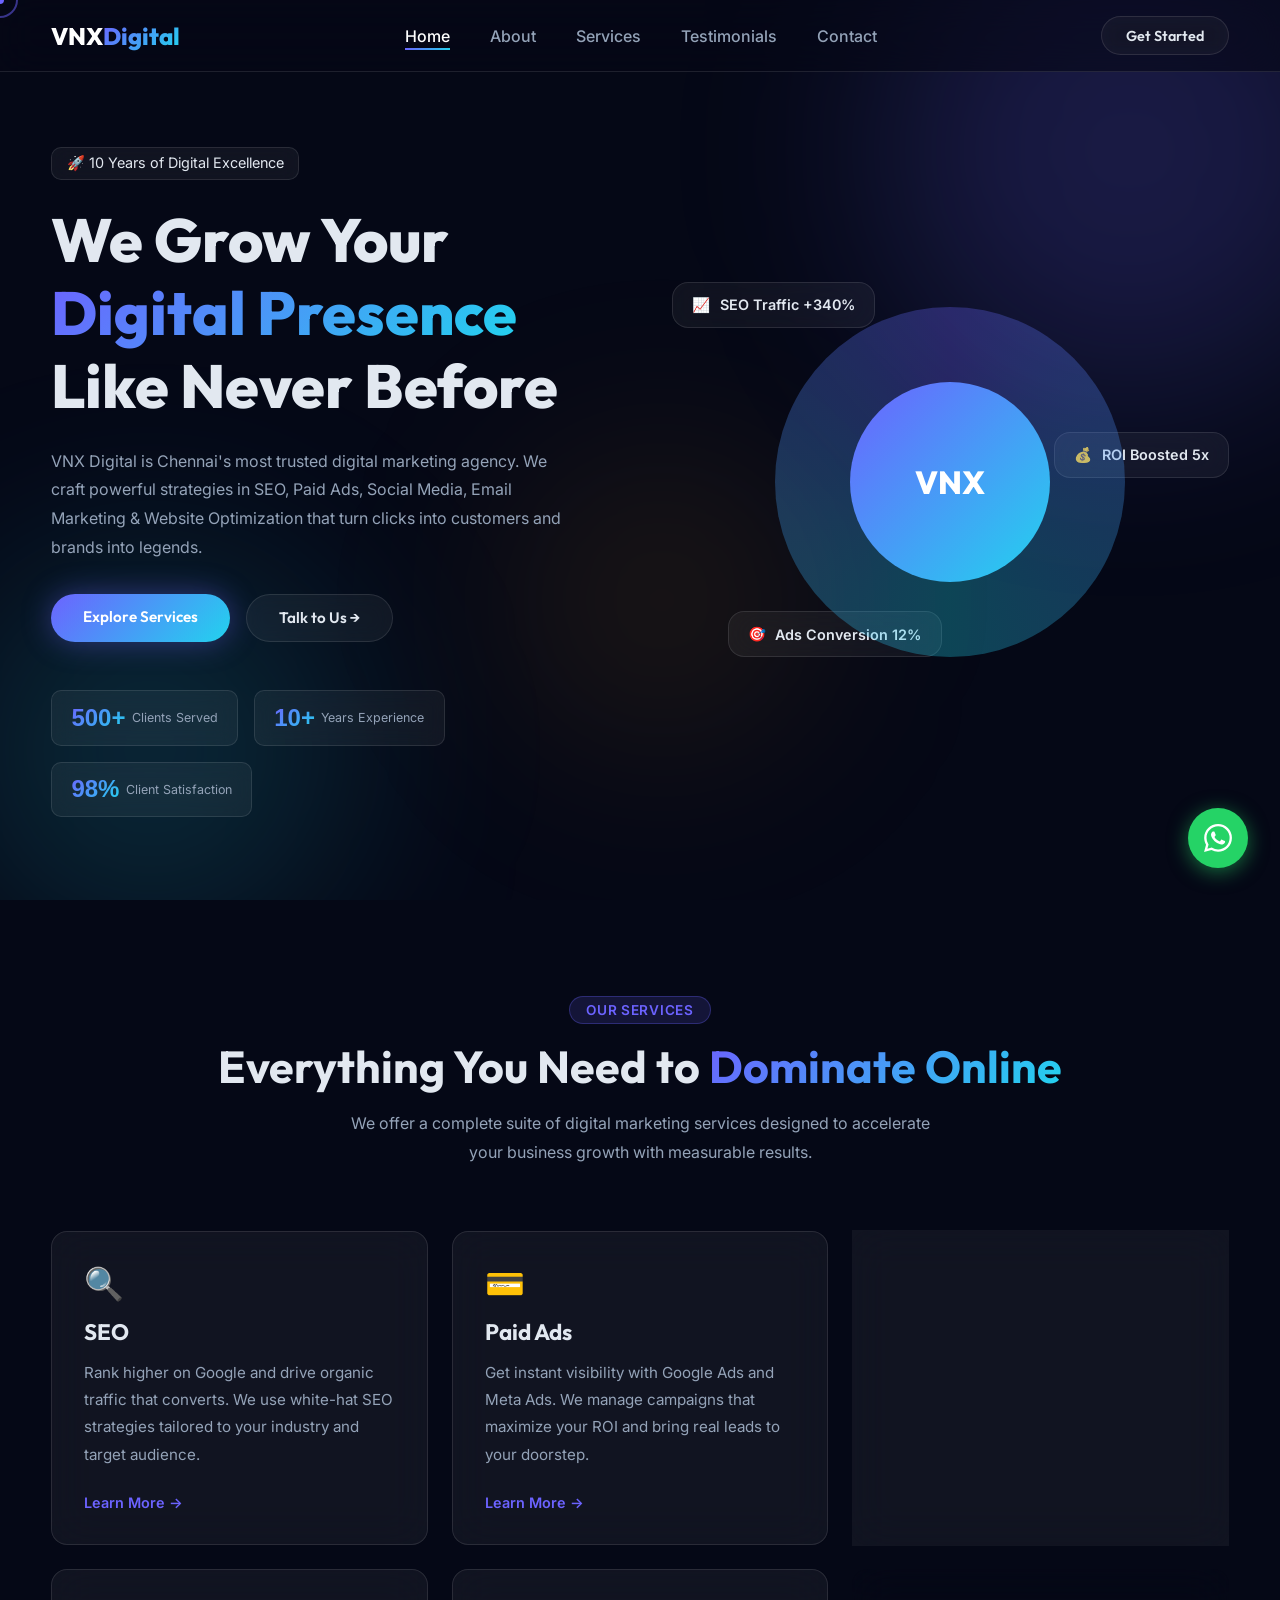
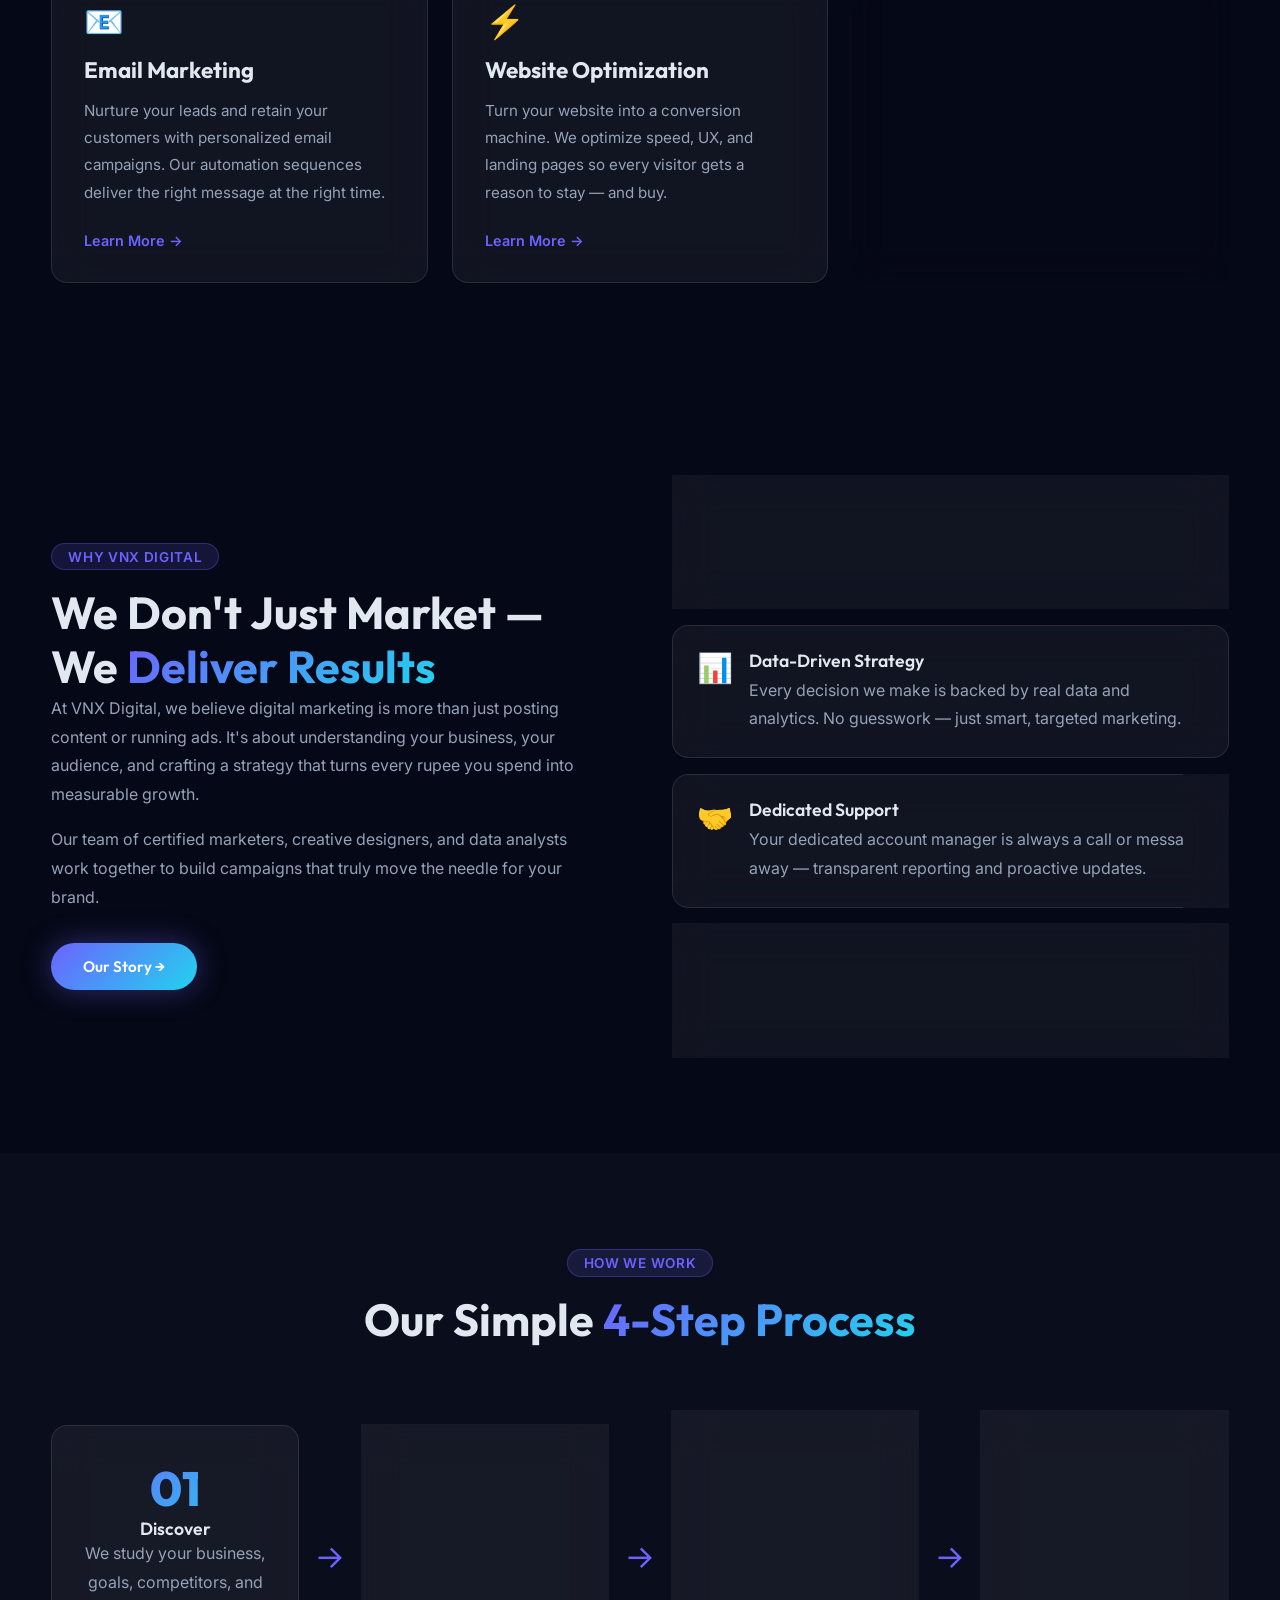
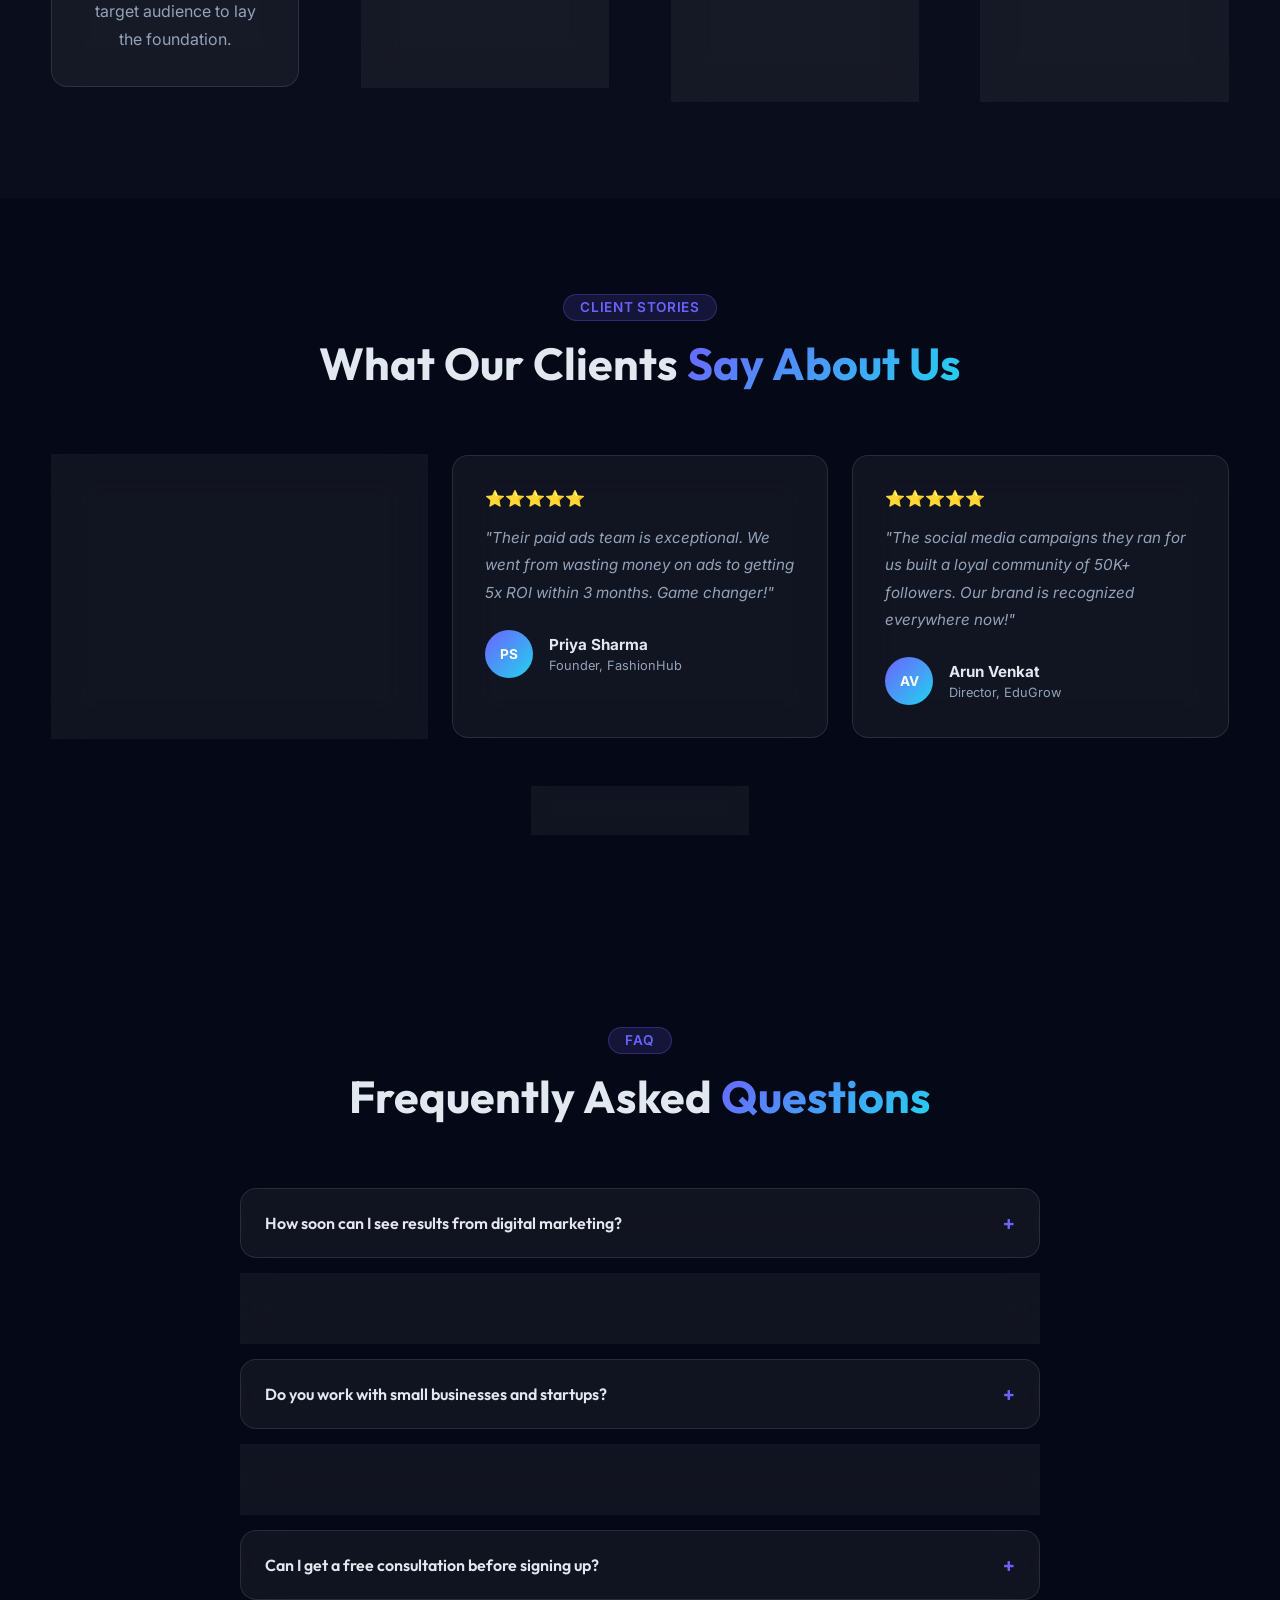
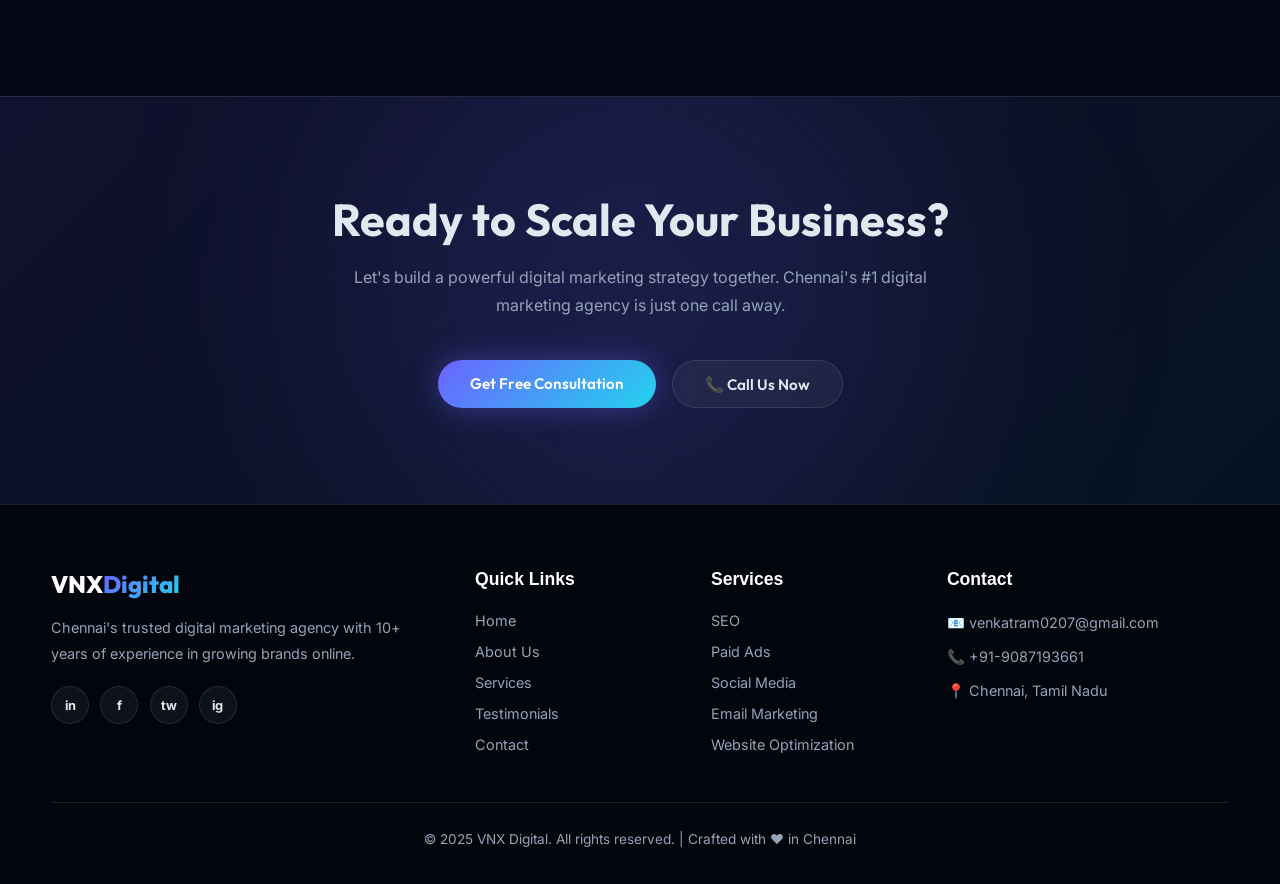
<file: index.html>
<!DOCTYPE html>
<html lang="en">

<head>
    <meta charset="UTF-8">
    <meta name="viewport" content="width=device-width, initial-scale=1.0">
    <title>VNX Digital - Digital Marketing Agency Chennai</title>
    <link
        href="https://fonts.googleapis.com/css2?family=Outfit:wght@400;600;700;800&family=Inter:wght@400;500;600&display=swap"
        rel="stylesheet">
    <meta name="description"
        content="VNX Digital is Chennai's most trusted digital marketing agency. We specialize in SEO, Paid Ads, Social Media, and Website Optimization to grow your business.">
    <meta name="keywords"
        content="digital marketing agency chennai, SEO services, social media marketing, paid ads, VNX Digital">
    <meta name="author" content="VNX Digital">
    <link rel="canonical" href="https://vnxdigital.netlify.app/">

    <!-- Open Graph / Facebook -->
    <meta property="og:type" content="website">
    <meta property="og:url" content="https://vnxdigital.netlify.app/">
    <meta property="og:title" content="VNX Digital - Digital Marketing Agency Chennai">
    <meta property="og:description"
        content="Grow your digital presence with Chennai's #1 digital marketing experts. 10+ years of excellence.">
    <meta property="og:image" content="https://vnxdigital.netlify.app/og-image.jpg">

    <!-- Twitter -->
    <meta property="twitter:card" content="summary_large_image">
    <meta property="twitter:url" content="https://vnxdigital.netlify.app/">
    <meta property="twitter:title" content="VNX Digital - Digital Marketing Agency Chennai">
    <meta property="twitter:description"
        content="Grow your digital presence with Chennai's #1 digital marketing experts. 10+ years of excellence.">
    <meta property="twitter:image" content="https://vnxdigital.netlify.app/og-image.jpg">

    <link rel="stylesheet" href="style.css">
</head>

<body>

    <!-- Custom Cursor -->
    <div class="cursor-dot"></div>
    <div class="cursor-outline"></div>

    <!-- Navigation -->
    <nav class="navbar" id="navbar">
        <div class="nav-logo">VNX<span>Digital</span></div>
        <ul class="nav-links">
            <li><a href="index.html" class="active">Home</a></li>
            <li><a href="about.html">About</a></li>
            <li><a href="services.html">Services</a></li>
            <li><a href="testimonials.html">Testimonials</a></li>
            <li><a href="contact.html">Contact</a></li>
        </ul>
        <a href="contact.html" class="nav-cta glass-btn">Get Started</a>
        <div class="hamburger" id="hamburger">
            <span></span><span></span><span></span>
        </div>
    </nav>

    <!-- Mobile Menu -->
    <div class="mobile-menu" id="mobileMenu">
        <ul>
            <li><a href="index.html">Home</a></li>
            <li><a href="about.html">About</a></li>
            <li><a href="services.html">Services</a></li>
            <li><a href="testimonials.html">Testimonials</a></li>
            <li><a href="contact.html">Contact</a></li>
        </ul>
    </div>

    <!-- Hero Section -->
    <section class="hero">
        <div class="hero-bg">
            <div class="orb orb1"></div>
            <div class="orb orb2"></div>
            <div class="orb orb3"></div>
        </div>
        <div class="hero-content">
            <div class="hero-badge glass-card-sm">🚀 10 Years of Digital Excellence</div>
            <h1 class="hero-title">
                We Grow Your <br>
                <span class="gradient-text">Digital Presence</span><br>
                Like Never Before
            </h1>
            <p class="hero-desc">VNX Digital is Chennai's most trusted digital marketing agency. We craft powerful
                strategies in SEO, Paid Ads, Social Media, Email Marketing & Website Optimization that turn clicks into
                customers and brands into legends.</p>
            <div class="hero-btns">
                <a href="services.html" class="btn-primary">Explore Services</a>
                <a href="contact.html" class="glass-btn">Talk to Us →</a>
            </div>
            <div class="hero-stats">
                <div class="stat glass-card-sm">
                    <span class="stat-num">500+</span>
                    <span class="stat-label">Clients Served</span>
                </div>
                <div class="stat glass-card-sm">
                    <span class="stat-num">10+</span>
                    <span class="stat-label">Years Experience</span>
                </div>
                <div class="stat glass-card-sm">
                    <span class="stat-num">98%</span>
                    <span class="stat-label">Client Satisfaction</span>
                </div>
            </div>
        </div>
        <div class="hero-visual">
            <div class="float-card glass-card" style="top:10%;left:0;">
                <span>📈</span> SEO Traffic +340%
            </div>
            <div class="float-card glass-card" style="top:40%;right:0;">
                <span>💰</span> ROI Boosted 5x
            </div>
            <div class="float-card glass-card" style="bottom:15%;left:10%;">
                <span>🎯</span> Ads Conversion 12%
            </div>
            <div class="hero-circle">
                <div class="inner-circle">VNX</div>
            </div>
        </div>
    </section>

    <!-- What We Do -->
    <section class="section what-we-do">
        <div class="container">
            <div class="section-header">
                <span class="section-tag">Our Services</span>
                <h2>Everything You Need to <span class="gradient-text">Dominate Online</span></h2>
                <p>We offer a complete suite of digital marketing services designed to accelerate your business growth
                    with measurable results.</p>
            </div>
            <div class="services-grid">
                <div class="service-card glass-card reveal">
                    <div class="card-icon">🔍</div>
                    <h3>SEO</h3>
                    <p>Rank higher on Google and drive organic traffic that converts. We use white-hat SEO strategies
                        tailored to your industry and target audience.</p>
                    <a href="services.html" class="card-link">Learn More →</a>
                </div>
                <div class="service-card glass-card reveal">
                    <div class="card-icon">💳</div>
                    <h3>Paid Ads</h3>
                    <p>Get instant visibility with Google Ads and Meta Ads. We manage campaigns that maximize your ROI
                        and bring real leads to your doorstep.</p>
                    <a href="services.html" class="card-link">Learn More →</a>
                </div>
                <div class="service-card glass-card reveal">
                    <div class="card-icon">📱</div>
                    <h3>Social Media Marketing</h3>
                    <p>Build a strong brand presence across Instagram, Facebook, LinkedIn & more. We create content that
                        connects, engages, and converts your followers.</p>
                    <a href="services.html" class="card-link">Learn More →</a>
                </div>
                <div class="service-card glass-card reveal">
                    <div class="card-icon">📧</div>
                    <h3>Email Marketing</h3>
                    <p>Nurture your leads and retain your customers with personalized email campaigns. Our automation
                        sequences deliver the right message at the right time.</p>
                    <a href="services.html" class="card-link">Learn More →</a>
                </div>
                <div class="service-card glass-card reveal">
                    <div class="card-icon">⚡</div>
                    <h3>Website Optimization</h3>
                    <p>Turn your website into a conversion machine. We optimize speed, UX, and landing pages so every
                        visitor gets a reason to stay — and buy.</p>
                    <a href="services.html" class="card-link">Learn More →</a>
                </div>
                <div class="service-card glass-card reveal cta-card">
                    <h3>Ready to grow?</h3>
                    <p>Let's build a custom digital strategy for your business today.</p>
                    <a href="contact.html" class="btn-primary">Get Free Consultation</a>
                </div>
            </div>
        </div>
    </section>

    <!-- Why Choose Us -->
    <section class="section why-us">
        <div class="container">
            <div class="why-grid">
                <div class="why-left reveal">
                    <span class="section-tag">Why VNX Digital</span>
                    <h2>We Don't Just Market — We <span class="gradient-text">Deliver Results</span></h2>
                    <p>At VNX Digital, we believe digital marketing is more than just posting content or running ads.
                        It's about understanding your business, your audience, and crafting a strategy that turns every
                        rupee you spend into measurable growth.</p>
                    <p style="margin-top:1rem;">Our team of certified marketers, creative designers, and data analysts
                        work together to build campaigns that truly move the needle for your brand.</p>
                    <a href="about.html" class="btn-primary" style="margin-top:2rem;display:inline-block;">Our Story
                        →</a>
                </div>
                <div class="why-right">
                    <div class="why-card glass-card reveal">
                        <div class="card-icon">🏆</div>
                        <div>
                            <h4>10+ Years of Experience</h4>
                            <p>A decade of hands-on experience across industries — from startups to enterprise brands in
                                India and globally.</p>
                        </div>
                    </div>
                    <div class="why-card glass-card reveal">
                        <div class="card-icon">📊</div>
                        <div>
                            <h4>Data-Driven Strategy</h4>
                            <p>Every decision we make is backed by real data and analytics. No guesswork — just smart,
                                targeted marketing.</p>
                        </div>
                    </div>
                    <div class="why-card glass-card reveal">
                        <div class="card-icon">🤝</div>
                        <div>
                            <h4>Dedicated Support</h4>
                            <p>Your dedicated account manager is always a call or message away — transparent reporting
                                and proactive updates.</p>
                        </div>
                    </div>
                    <div class="why-card glass-card reveal">
                        <div class="card-icon">🎯</div>
                        <div>
                            <h4>Customized Campaigns</h4>
                            <p>No cookie-cutter plans. Every campaign is built specifically for your goals, audience,
                                and industry.</p>
                        </div>
                    </div>
                </div>
            </div>
        </div>
    </section>

    <!-- Process Section -->
    <section class="section process">
        <div class="container">
            <div class="section-header">
                <span class="section-tag">How We Work</span>
                <h2>Our Simple <span class="gradient-text">4-Step Process</span></h2>
            </div>
            <div class="process-steps">
                <div class="process-step glass-card reveal">
                    <div class="step-num">01</div>
                    <h4>Discover</h4>
                    <p>We study your business, goals, competitors, and target audience to lay the foundation.</p>
                </div>
                <div class="step-arrow">→</div>
                <div class="process-step glass-card reveal">
                    <div class="step-num">02</div>
                    <h4>Strategy</h4>
                    <p>We build a custom digital marketing roadmap aligned to your growth objectives.</p>
                </div>
                <div class="step-arrow">→</div>
                <div class="process-step glass-card reveal">
                    <div class="step-num">03</div>
                    <h4>Execute</h4>
                    <p>Our experts launch and manage your campaigns with precision, creativity, and speed.</p>
                </div>
                <div class="step-arrow">→</div>
                <div class="process-step glass-card reveal">
                    <div class="step-num">04</div>
                    <h4>Optimize</h4>
                    <p>We track, analyze, and continuously improve your campaigns for better results every month.</p>
                </div>
            </div>
        </div>
    </section>

    <!-- Testimonial Preview -->
    <section class="section testi-preview">
        <div class="container">
            <div class="section-header">
                <span class="section-tag">Client Stories</span>
                <h2>What Our Clients <span class="gradient-text">Say About Us</span></h2>
            </div>
            <div class="testi-grid">
                <div class="testi-card glass-card reveal">
                    <div class="stars">⭐⭐⭐⭐⭐</div>
                    <p>"VNX Digital transformed our online presence completely. Our organic traffic grew by 280% in just
                        6 months. Highly recommended!"</p>
                    <div class="testi-author">
                        <div class="author-avatar">RK</div>
                        <div>
                            <strong>Ramesh Kumar</strong>
                            <span>CEO, TechSolutions India</span>
                        </div>
                    </div>
                </div>
                <div class="testi-card glass-card reveal">
                    <div class="stars">⭐⭐⭐⭐⭐</div>
                    <p>"Their paid ads team is exceptional. We went from wasting money on ads to getting 5x ROI within 3
                        months. Game changer!"</p>
                    <div class="testi-author">
                        <div class="author-avatar">PS</div>
                        <div>
                            <strong>Priya Sharma</strong>
                            <span>Founder, FashionHub</span>
                        </div>
                    </div>
                </div>
                <div class="testi-card glass-card reveal">
                    <div class="stars">⭐⭐⭐⭐⭐</div>
                    <p>"The social media campaigns they ran for us built a loyal community of 50K+ followers. Our brand
                        is recognized everywhere now!"</p>
                    <div class="testi-author">
                        <div class="author-avatar">AV</div>
                        <div>
                            <strong>Arun Venkat</strong>
                            <span>Director, EduGrow</span>
                        </div>
                    </div>
                </div>
            </div>
            <div style="text-align:center;margin-top:3rem;">
                <a href="testimonials.html" class="glass-btn">See All Testimonials →</a>
            </div>
        </div>
    </section>

    <!-- FAQ Section -->
    <section class="section faq-section">
        <div class="container">
            <div class="section-header">
                <span class="section-tag">FAQ</span>
                <h2>Frequently Asked <span class="gradient-text">Questions</span></h2>
            </div>
            <div class="faq-list">
                <div class="faq-item glass-card reveal">
                    <div class="faq-q" onclick="toggleFaq(this)">
                        <span>How soon can I see results from digital marketing?</span>
                        <span class="faq-icon">+</span>
                    </div>
                    <div class="faq-a">SEO typically shows results in 3–6 months, while Paid Ads can deliver leads from
                        day one. Social media and email marketing build momentum over 60–90 days. We always set
                        realistic expectations based on your specific goals.</div>
                </div>
                <div class="faq-item glass-card reveal">
                    <div class="faq-q" onclick="toggleFaq(this)">
                        <span>What makes VNX Digital different from other agencies?</span>
                        <span class="faq-icon">+</span>
                    </div>
                    <div class="faq-a">With 10+ years of experience, we have a proven track record across diverse
                        industries. We offer customized strategies — not templates — backed by data, transparent
                        reporting, and a dedicated team that treats your business like our own.</div>
                </div>
                <div class="faq-item glass-card reveal">
                    <div class="faq-q" onclick="toggleFaq(this)">
                        <span>Do you work with small businesses and startups?</span>
                        <span class="faq-icon">+</span>
                    </div>
                    <div class="faq-a">Absolutely! We work with businesses of all sizes — from startups and small
                        businesses to established enterprises. We offer flexible packages tailored to your budget and
                        growth stage.</div>
                </div>
                <div class="faq-item glass-card reveal">
                    <div class="faq-q" onclick="toggleFaq(this)">
                        <span>How do you measure the success of campaigns?</span>
                        <span class="faq-icon">+</span>
                    </div>
                    <div class="faq-a">We track KPIs like traffic, leads, conversions, ROI, CTR, and engagement. You
                        receive regular detailed reports and dashboard access so you always know how your campaigns are
                        performing.</div>
                </div>
                <div class="faq-item glass-card reveal">
                    <div class="faq-q" onclick="toggleFaq(this)">
                        <span>Can I get a free consultation before signing up?</span>
                        <span class="faq-icon">+</span>
                    </div>
                    <div class="faq-a">Yes! We offer a FREE 30-minute consultation where we analyze your current digital
                        presence and suggest the best strategy for your business. No commitments required.</div>
                </div>
            </div>
        </div>
    </section>

    <!-- CTA Banner -->
    <section class="cta-banner">
        <div class="cta-orb"></div>
        <div class="container">
            <h2>Ready to Scale Your Business?</h2>
            <p>Let's build a powerful digital marketing strategy together. Chennai's #1 digital marketing agency is just
                one call away.</p>
            <div class="cta-btns">
                <a href="contact.html" class="btn-primary">Get Free Consultation</a>
                <a href="tel:919087193661" class="glass-btn">📞 Call Us Now</a>
            </div>
        </div>
    </section>

    <!-- Footer -->
    <footer class="footer">
        <div class="container">
            <div class="footer-grid">
                <div class="footer-brand">
                    <div class="nav-logo">VNX<span>Digital</span></div>
                    <p>Chennai's trusted digital marketing agency with 10+ years of experience in growing brands online.
                    </p>
                    <div class="social-links">
                        <a href="#" class="social-link">in</a>
                        <a href="#" class="social-link">f</a>
                        <a href="#" class="social-link">tw</a>
                        <a href="#" class="social-link">ig</a>
                    </div>
                </div>
                <div class="footer-links">
                    <h4>Quick Links</h4>
                    <ul>
                        <li><a href="index.html">Home</a></li>
                        <li><a href="about.html">About Us</a></li>
                        <li><a href="services.html">Services</a></li>
                        <li><a href="testimonials.html">Testimonials</a></li>
                        <li><a href="contact.html">Contact</a></li>
                    </ul>
                </div>
                <div class="footer-links">
                    <h4>Services</h4>
                    <ul>
                        <li><a href="services.html">SEO</a></li>
                        <li><a href="services.html">Paid Ads</a></li>
                        <li><a href="services.html">Social Media</a></li>
                        <li><a href="services.html">Email Marketing</a></li>
                        <li><a href="services.html">Website Optimization</a></li>
                    </ul>
                </div>
                <div class="footer-contact">
                    <h4>Contact</h4>
                    <p>📧 venkatram0207@gmail.com</p>
                    <p>📞 +91-9087193661</p>
                    <p>📍 Chennai, Tamil Nadu</p>
                </div>
            </div>
            <div class="footer-bottom">
                <p>© 2025 VNX Digital. All rights reserved. | Crafted with ❤️ in Chennai</p>
            </div>
        </div>
    </footer>

    <!-- WhatsApp Button -->
    <a href="https://wa.me/919087193661" class="whatsapp-btn" target="_blank" title="Chat on WhatsApp">
        <svg viewBox="0 0 24 24" fill="white" width="28" height="28">
            <path
                d="M17.472 14.382c-.297-.149-1.758-.867-2.03-.967-.273-.099-.471-.148-.67.15-.197.297-.767.966-.94 1.164-.173.199-.347.223-.644.075-.297-.15-1.255-.463-2.39-1.475-.883-.788-1.48-1.761-1.653-2.059-.173-.297-.018-.458.13-.606.134-.133.298-.347.446-.52.149-.174.198-.298.298-.497.099-.198.05-.371-.025-.52-.075-.149-.669-1.612-.916-2.207-.242-.579-.487-.5-.669-.51-.173-.008-.371-.01-.57-.01-.198 0-.52.074-.792.372-.272.297-1.04 1.016-1.04 2.479 0 1.462 1.065 2.875 1.213 3.074.149.198 2.096 3.2 5.077 4.487.709.306 1.262.489 1.694.625.712.227 1.36.195 1.871.118.571-.085 1.758-.719 2.006-1.413.248-.694.248-1.289.173-1.413-.074-.124-.272-.198-.57-.347m-5.421 7.403h-.004a9.87 9.87 0 01-5.031-1.378l-.361-.214-3.741.982.998-3.648-.235-.374a9.86 9.86 0 01-1.51-5.26c.001-5.45 4.436-9.884 9.888-9.884 2.64 0 5.122 1.03 6.988 2.898a9.825 9.825 0 012.893 6.994c-.003 5.45-4.437 9.884-9.885 9.884m8.413-18.297A11.815 11.815 0 0012.05 0C5.495 0 .16 5.335.157 11.892c0 2.096.547 4.142 1.588 5.945L.057 24l6.305-1.654a11.882 11.882 0 005.683 1.448h.005c6.554 0 11.89-5.335 11.893-11.893a11.821 11.821 0 00-3.48-8.413z" />
        </svg>
    </a>

    <script src="main.js"></script>
</body>

</html>
</file>
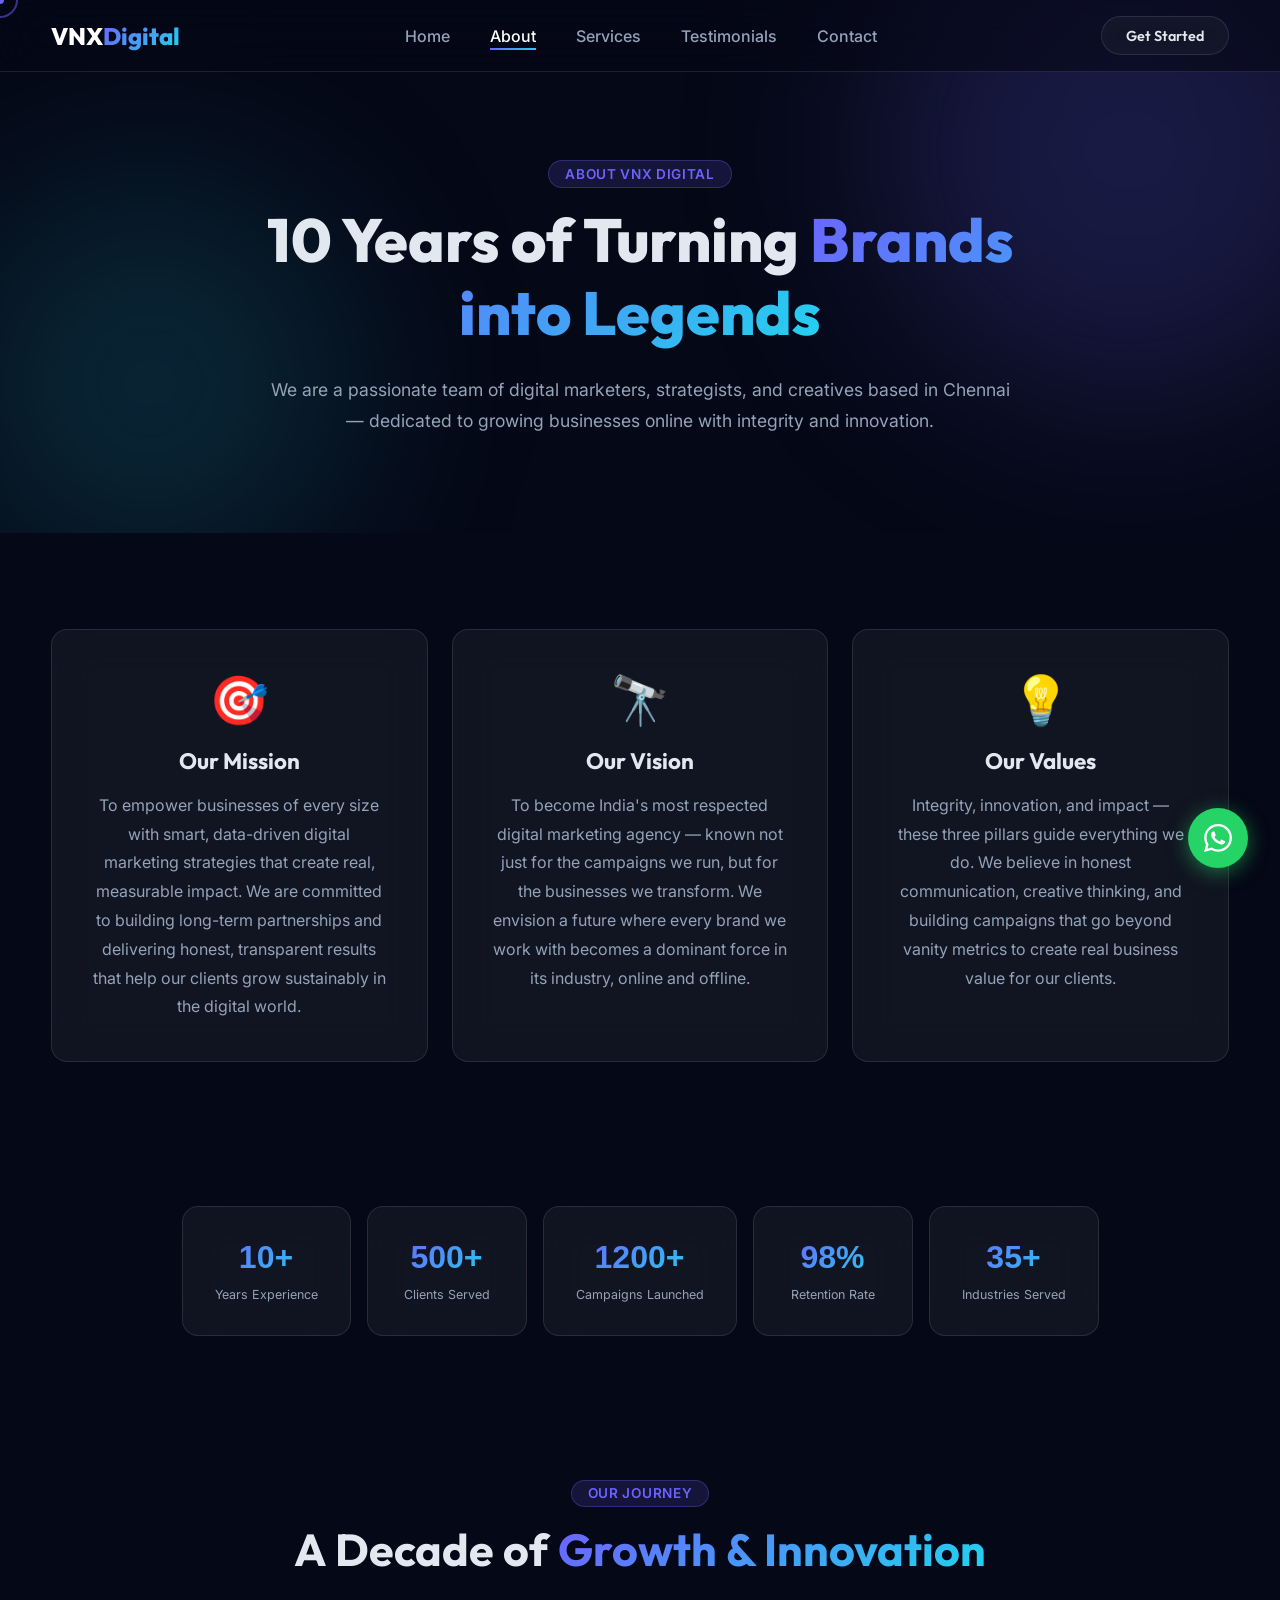
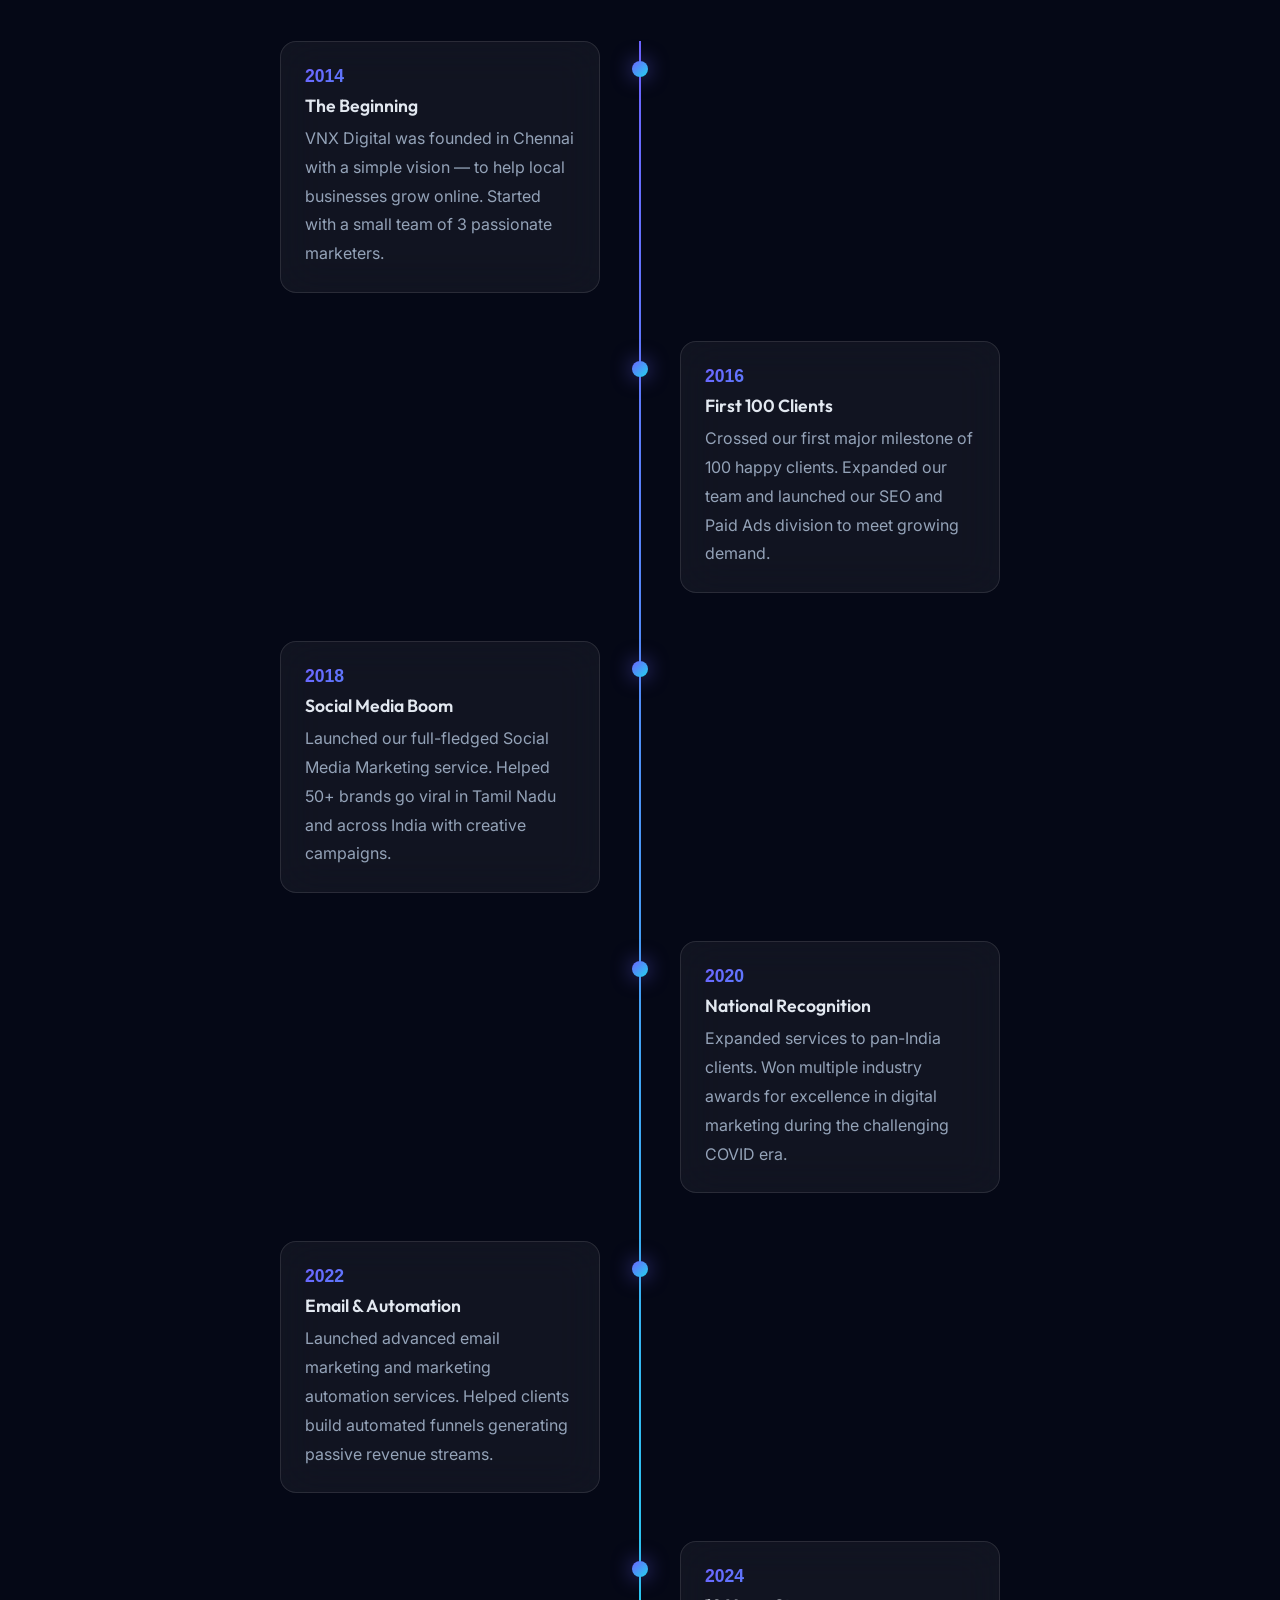
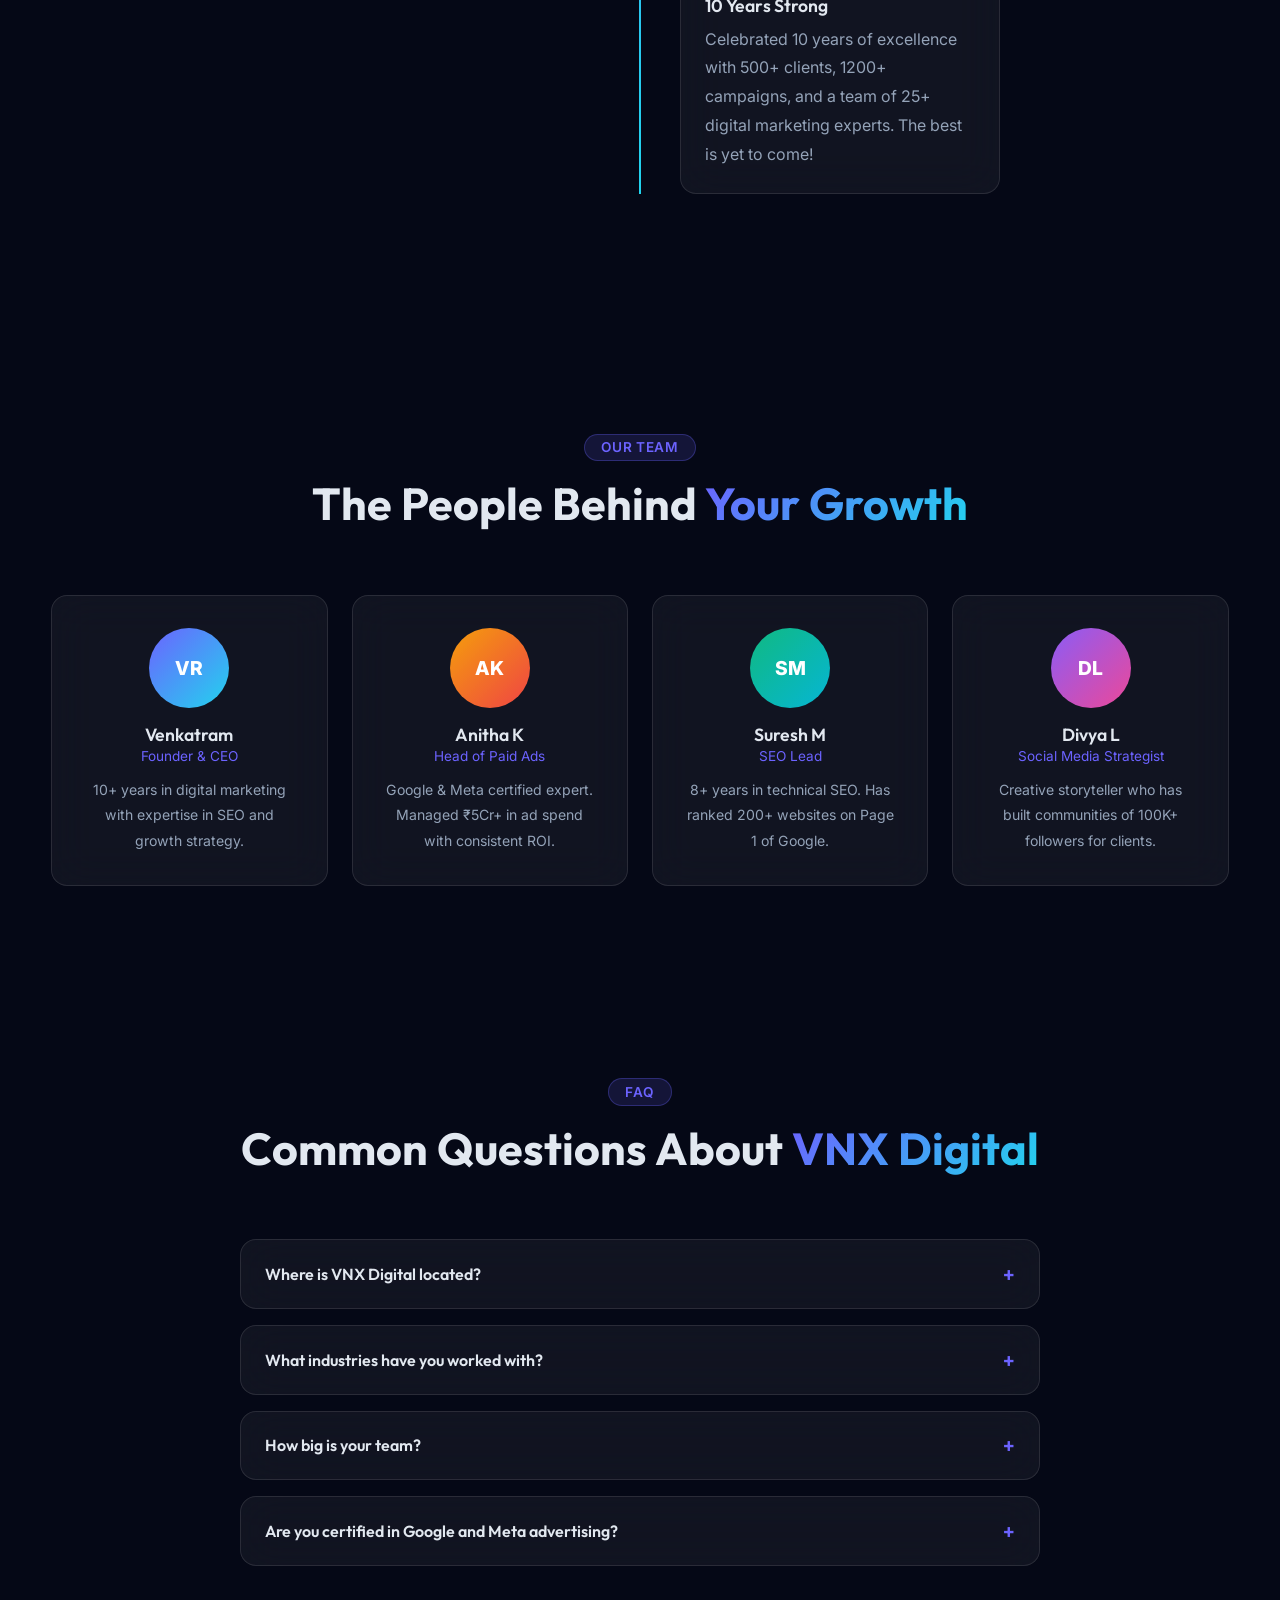
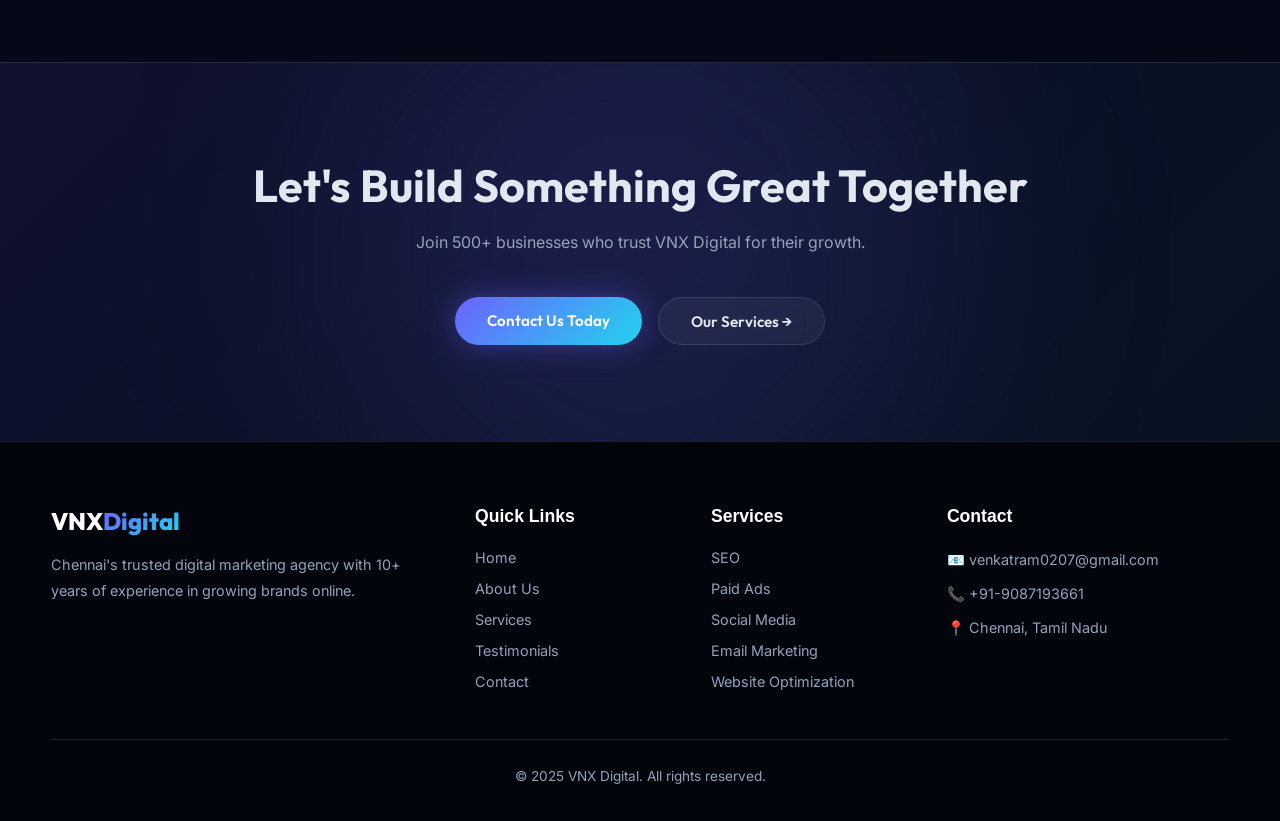
<file: about.html>
<!DOCTYPE html>
<html lang="en">

<head>
    <meta charset="UTF-8">
    <meta name="viewport" content="width=device-width, initial-scale=1.0">
    <title>About Us - VNX Digital</title>
    <link
        href="https://fonts.googleapis.com/css2?family=Outfit:wght@400;600;700;800&family=Inter:wght@400;500;600&display=swap"
        rel="stylesheet">
    <meta name="description"
        content="Learn more about VNX Digital, Chennai's top digital marketing agency. 10 years of experience in growing brands.">
    <link rel="canonical" href="https://vnxdigital.netlify.app/about.html">
    <meta property="og:title" content="About Us - VNX Digital">
    <link rel="stylesheet" href="style.css">
</head>

<body>

    <div class="cursor-dot"></div>
    <div class="cursor-outline"></div>

    <nav class="navbar" id="navbar">
        <div class="nav-logo">VNX<span>Digital</span></div>
        <ul class="nav-links">
            <li><a href="index.html">Home</a></li>
            <li><a href="about.html" class="active">About</a></li>
            <li><a href="services.html">Services</a></li>
            <li><a href="testimonials.html">Testimonials</a></li>
            <li><a href="contact.html">Contact</a></li>
        </ul>
        <a href="contact.html" class="nav-cta glass-btn">Get Started</a>
        <div class="hamburger" id="hamburger"><span></span><span></span><span></span></div>
    </nav>
    <div class="mobile-menu" id="mobileMenu">
        <ul>
            <li><a href="index.html">Home</a></li>
            <li><a href="about.html">About</a></li>
            <li><a href="services.html">Services</a></li>
            <li><a href="testimonials.html">Testimonials</a></li>
            <li><a href="contact.html">Contact</a></li>
        </ul>
    </div>

    <!-- Page Hero -->
    <section class="page-hero">
        <div class="orb orb1"></div>
        <div class="orb orb2"></div>
        <div class="page-hero-content">
            <span class="section-tag">About VNX Digital</span>
            <h1>10 Years of Turning <span class="gradient-text">Brands into Legends</span></h1>
            <p>We are a passionate team of digital marketers, strategists, and creatives based in Chennai — dedicated to
                growing businesses online with integrity and innovation.</p>
        </div>
    </section>

    <!-- Mission & Vision -->
    <section class="section">
        <div class="container">
            <div class="mv-grid">
                <div class="mv-card glass-card reveal">
                    <div class="card-icon">🎯</div>
                    <h3>Our Mission</h3>
                    <p>To empower businesses of every size with smart, data-driven digital marketing strategies that
                        create real, measurable impact. We are committed to building long-term partnerships and
                        delivering honest, transparent results that help our clients grow sustainably in the digital
                        world.</p>
                </div>
                <div class="mv-card glass-card reveal">
                    <div class="card-icon">🔭</div>
                    <h3>Our Vision</h3>
                    <p>To become India's most respected digital marketing agency — known not just for the campaigns we
                        run, but for the businesses we transform. We envision a future where every brand we work with
                        becomes a dominant force in its industry, online and offline.</p>
                </div>
                <div class="mv-card glass-card reveal">
                    <div class="card-icon">💡</div>
                    <h3>Our Values</h3>
                    <p>Integrity, innovation, and impact — these three pillars guide everything we do. We believe in
                        honest communication, creative thinking, and building campaigns that go beyond vanity metrics to
                        create real business value for our clients.</p>
                </div>
            </div>
        </div>
    </section>

    <!-- Stats Bar -->
    <section class="stats-bar">
        <div class="container">
            <div class="stats-row">
                <div class="stat-box glass-card reveal">
                    <span class="stat-num">10+</span>
                    <span class="stat-label">Years Experience</span>
                </div>
                <div class="stat-box glass-card reveal">
                    <span class="stat-num">500+</span>
                    <span class="stat-label">Clients Served</span>
                </div>
                <div class="stat-box glass-card reveal">
                    <span class="stat-num">1200+</span>
                    <span class="stat-label">Campaigns Launched</span>
                </div>
                <div class="stat-box glass-card reveal">
                    <span class="stat-num">98%</span>
                    <span class="stat-label">Retention Rate</span>
                </div>
                <div class="stat-box glass-card reveal">
                    <span class="stat-num">35+</span>
                    <span class="stat-label">Industries Served</span>
                </div>
            </div>
        </div>
    </section>

    <!-- Timeline -->
    <section class="section timeline-section">
        <div class="container">
            <div class="section-header">
                <span class="section-tag">Our Journey</span>
                <h2>A Decade of <span class="gradient-text">Growth & Innovation</span></h2>
            </div>
            <div class="timeline">
                <div class="timeline-item reveal">
                    <div class="timeline-dot"></div>
                    <div class="timeline-content glass-card">
                        <span class="timeline-year">2014</span>
                        <h4>The Beginning</h4>
                        <p>VNX Digital was founded in Chennai with a simple vision — to help local businesses grow
                            online. Started with a small team of 3 passionate marketers.</p>
                    </div>
                </div>
                <div class="timeline-item right reveal">
                    <div class="timeline-dot"></div>
                    <div class="timeline-content glass-card">
                        <span class="timeline-year">2016</span>
                        <h4>First 100 Clients</h4>
                        <p>Crossed our first major milestone of 100 happy clients. Expanded our team and launched our
                            SEO and Paid Ads division to meet growing demand.</p>
                    </div>
                </div>
                <div class="timeline-item reveal">
                    <div class="timeline-dot"></div>
                    <div class="timeline-content glass-card">
                        <span class="timeline-year">2018</span>
                        <h4>Social Media Boom</h4>
                        <p>Launched our full-fledged Social Media Marketing service. Helped 50+ brands go viral in Tamil
                            Nadu and across India with creative campaigns.</p>
                    </div>
                </div>
                <div class="timeline-item right reveal">
                    <div class="timeline-dot"></div>
                    <div class="timeline-content glass-card">
                        <span class="timeline-year">2020</span>
                        <h4>National Recognition</h4>
                        <p>Expanded services to pan-India clients. Won multiple industry awards for excellence in
                            digital marketing during the challenging COVID era.</p>
                    </div>
                </div>
                <div class="timeline-item reveal">
                    <div class="timeline-dot"></div>
                    <div class="timeline-content glass-card">
                        <span class="timeline-year">2022</span>
                        <h4>Email & Automation</h4>
                        <p>Launched advanced email marketing and marketing automation services. Helped clients build
                            automated funnels generating passive revenue streams.</p>
                    </div>
                </div>
                <div class="timeline-item right reveal">
                    <div class="timeline-dot"></div>
                    <div class="timeline-content glass-card">
                        <span class="timeline-year">2024</span>
                        <h4>10 Years Strong</h4>
                        <p>Celebrated 10 years of excellence with 500+ clients, 1200+ campaigns, and a team of 25+
                            digital marketing experts. The best is yet to come!</p>
                    </div>
                </div>
            </div>
        </div>
    </section>

    <!-- Team Section -->
    <section class="section team-section">
        <div class="container">
            <div class="section-header">
                <span class="section-tag">Our Team</span>
                <h2>The People Behind <span class="gradient-text">Your Growth</span></h2>
            </div>
            <div class="team-grid">
                <div class="team-card glass-card reveal">
                    <div class="team-avatar" style="background:linear-gradient(135deg,#6c63ff,#22d3ee)">VR</div>
                    <h4>Venkatram</h4>
                    <span>Founder & CEO</span>
                    <p>10+ years in digital marketing with expertise in SEO and growth strategy.</p>
                </div>
                <div class="team-card glass-card reveal">
                    <div class="team-avatar" style="background:linear-gradient(135deg,#f59e0b,#ef4444)">AK</div>
                    <h4>Anitha K</h4>
                    <span>Head of Paid Ads</span>
                    <p>Google & Meta certified expert. Managed ₹5Cr+ in ad spend with consistent ROI.</p>
                </div>
                <div class="team-card glass-card reveal">
                    <div class="team-avatar" style="background:linear-gradient(135deg,#10b981,#06b6d4)">SM</div>
                    <h4>Suresh M</h4>
                    <span>SEO Lead</span>
                    <p>8+ years in technical SEO. Has ranked 200+ websites on Page 1 of Google.</p>
                </div>
                <div class="team-card glass-card reveal">
                    <div class="team-avatar" style="background:linear-gradient(135deg,#8b5cf6,#ec4899)">DL</div>
                    <h4>Divya L</h4>
                    <span>Social Media Strategist</span>
                    <p>Creative storyteller who has built communities of 100K+ followers for clients.</p>
                </div>
            </div>
        </div>
    </section>

    <!-- About FAQ -->
    <section class="section faq-section">
        <div class="container">
            <div class="section-header">
                <span class="section-tag">FAQ</span>
                <h2>Common Questions About <span class="gradient-text">VNX Digital</span></h2>
            </div>
            <div class="faq-list">
                <div class="faq-item glass-card reveal">
                    <div class="faq-q" onclick="toggleFaq(this)">
                        <span>Where is VNX Digital located?</span>
                        <span class="faq-icon">+</span>
                    </div>
                    <div class="faq-a">We are based in Chennai, Tamil Nadu, India. While we are rooted in Chennai, we
                        serve clients across India and internationally through our remote delivery model.</div>
                </div>
                <div class="faq-item glass-card reveal">
                    <div class="faq-q" onclick="toggleFaq(this)">
                        <span>What industries have you worked with?</span>
                        <span class="faq-icon">+</span>
                    </div>
                    <div class="faq-a">We have worked with 35+ industries including e-commerce, real estate, healthcare,
                        education, hospitality, finance, retail, SaaS, and local service businesses across Tamil Nadu
                        and beyond.</div>
                </div>
                <div class="faq-item glass-card reveal">
                    <div class="faq-q" onclick="toggleFaq(this)">
                        <span>How big is your team?</span>
                        <span class="faq-icon">+</span>
                    </div>
                    <div class="faq-a">Our team consists of 25+ digital marketing professionals including SEO experts,
                        paid ads specialists, content creators, social media managers, designers, and data analysts.
                    </div>
                </div>
                <div class="faq-item glass-card reveal">
                    <div class="faq-q" onclick="toggleFaq(this)">
                        <span>Are you certified in Google and Meta advertising?</span>
                        <span class="faq-icon">+</span>
                    </div>
                    <div class="faq-a">Yes! Our team holds certifications from Google (Google Ads, Analytics), Meta
                        (Blueprint), HubSpot, SEMrush, and other leading industry platforms.</div>
                </div>
            </div>
        </div>
    </section>

    <!-- CTA -->
    <section class="cta-banner">
        <div class="cta-orb"></div>
        <div class="container">
            <h2>Let's Build Something Great Together</h2>
            <p>Join 500+ businesses who trust VNX Digital for their growth.</p>
            <div class="cta-btns">
                <a href="contact.html" class="btn-primary">Contact Us Today</a>
                <a href="services.html" class="glass-btn">Our Services →</a>
            </div>
        </div>
    </section>

    <footer class="footer">
        <div class="container">
            <div class="footer-grid">
                <div class="footer-brand">
                    <div class="nav-logo">VNX<span>Digital</span></div>
                    <p>Chennai's trusted digital marketing agency with 10+ years of experience in growing brands online.
                    </p>
                </div>
                <div class="footer-links">
                    <h4>Quick Links</h4>
                    <ul>
                        <li><a href="index.html">Home</a></li>
                        <li><a href="about.html">About Us</a></li>
                        <li><a href="services.html">Services</a></li>
                        <li><a href="testimonials.html">Testimonials</a></li>
                        <li><a href="contact.html">Contact</a></li>
                    </ul>
                </div>
                <div class="footer-links">
                    <h4>Services</h4>
                    <ul>
                        <li><a href="services.html">SEO</a></li>
                        <li><a href="services.html">Paid Ads</a></li>
                        <li><a href="services.html">Social Media</a></li>
                        <li><a href="services.html">Email Marketing</a></li>
                        <li><a href="services.html">Website Optimization</a></li>
                    </ul>
                </div>
                <div class="footer-contact">
                    <h4>Contact</h4>
                    <p>📧 venkatram0207@gmail.com</p>
                    <p>📞 +91-9087193661</p>
                    <p>📍 Chennai, Tamil Nadu</p>
                </div>
            </div>
            <div class="footer-bottom">
                <p>© 2025 VNX Digital. All rights reserved.</p>
            </div>
        </div>
    </footer>

    <a href="https://wa.me/919087193661" class="whatsapp-btn" target="_blank">
        <svg viewBox="0 0 24 24" fill="white" width="28" height="28">
            <path
                d="M17.472 14.382c-.297-.149-1.758-.867-2.03-.967-.273-.099-.471-.148-.67.15-.197.297-.767.966-.94 1.164-.173.199-.347.223-.644.075-.297-.15-1.255-.463-2.39-1.475-.883-.788-1.48-1.761-1.653-2.059-.173-.297-.018-.458.13-.606.134-.133.298-.347.446-.52.149-.174.198-.298.298-.497.099-.198.05-.371-.025-.52-.075-.149-.669-1.612-.916-2.207-.242-.579-.487-.5-.669-.51-.173-.008-.371-.01-.57-.01-.198 0-.52.074-.792.372-.272.297-1.04 1.016-1.04 2.479 0 1.462 1.065 2.875 1.213 3.074.149.198 2.096 3.2 5.077 4.487.709.306 1.262.489 1.694.625.712.227 1.36.195 1.871.118.571-.085 1.758-.719 2.006-1.413.248-.694.248-1.289.173-1.413-.074-.124-.272-.198-.57-.347m-5.421 7.403h-.004a9.87 9.87 0 01-5.031-1.378l-.361-.214-3.741.982.998-3.648-.235-.374a9.86 9.86 0 01-1.51-5.26c.001-5.45 4.436-9.884 9.888-9.884 2.64 0 5.122 1.03 6.988 2.898a9.825 9.825 0 012.893 6.994c-.003 5.45-4.437 9.884-9.885 9.884m8.413-18.297A11.815 11.815 0 0012.05 0C5.495 0 .16 5.335.157 11.892c0 2.096.547 4.142 1.588 5.945L.057 24l6.305-1.654a11.882 11.882 0 005.683 1.448h.005c6.554 0 11.89-5.335 11.893-11.893a11.821 11.821 0 00-3.48-8.413z" />
        </svg>
    </a>

    <script src="main.js"></script>
</body>

</html>
</file>
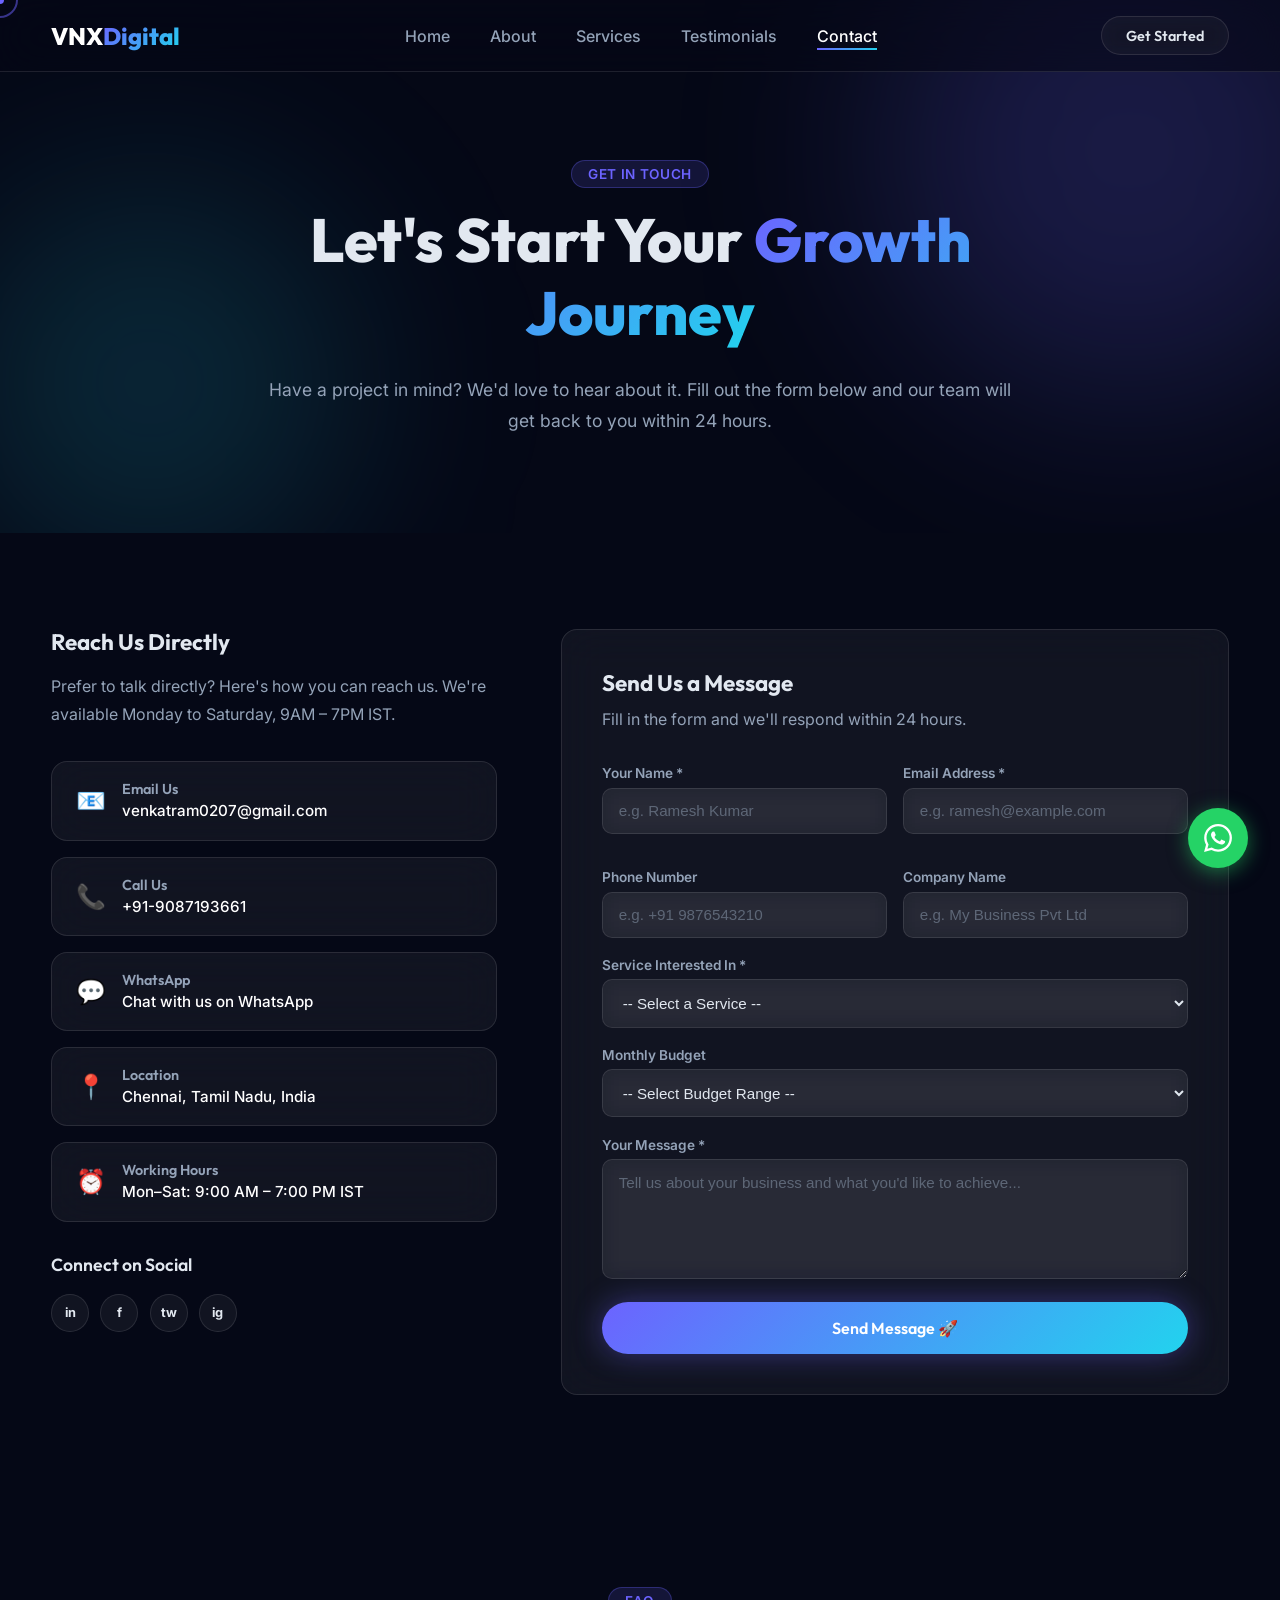
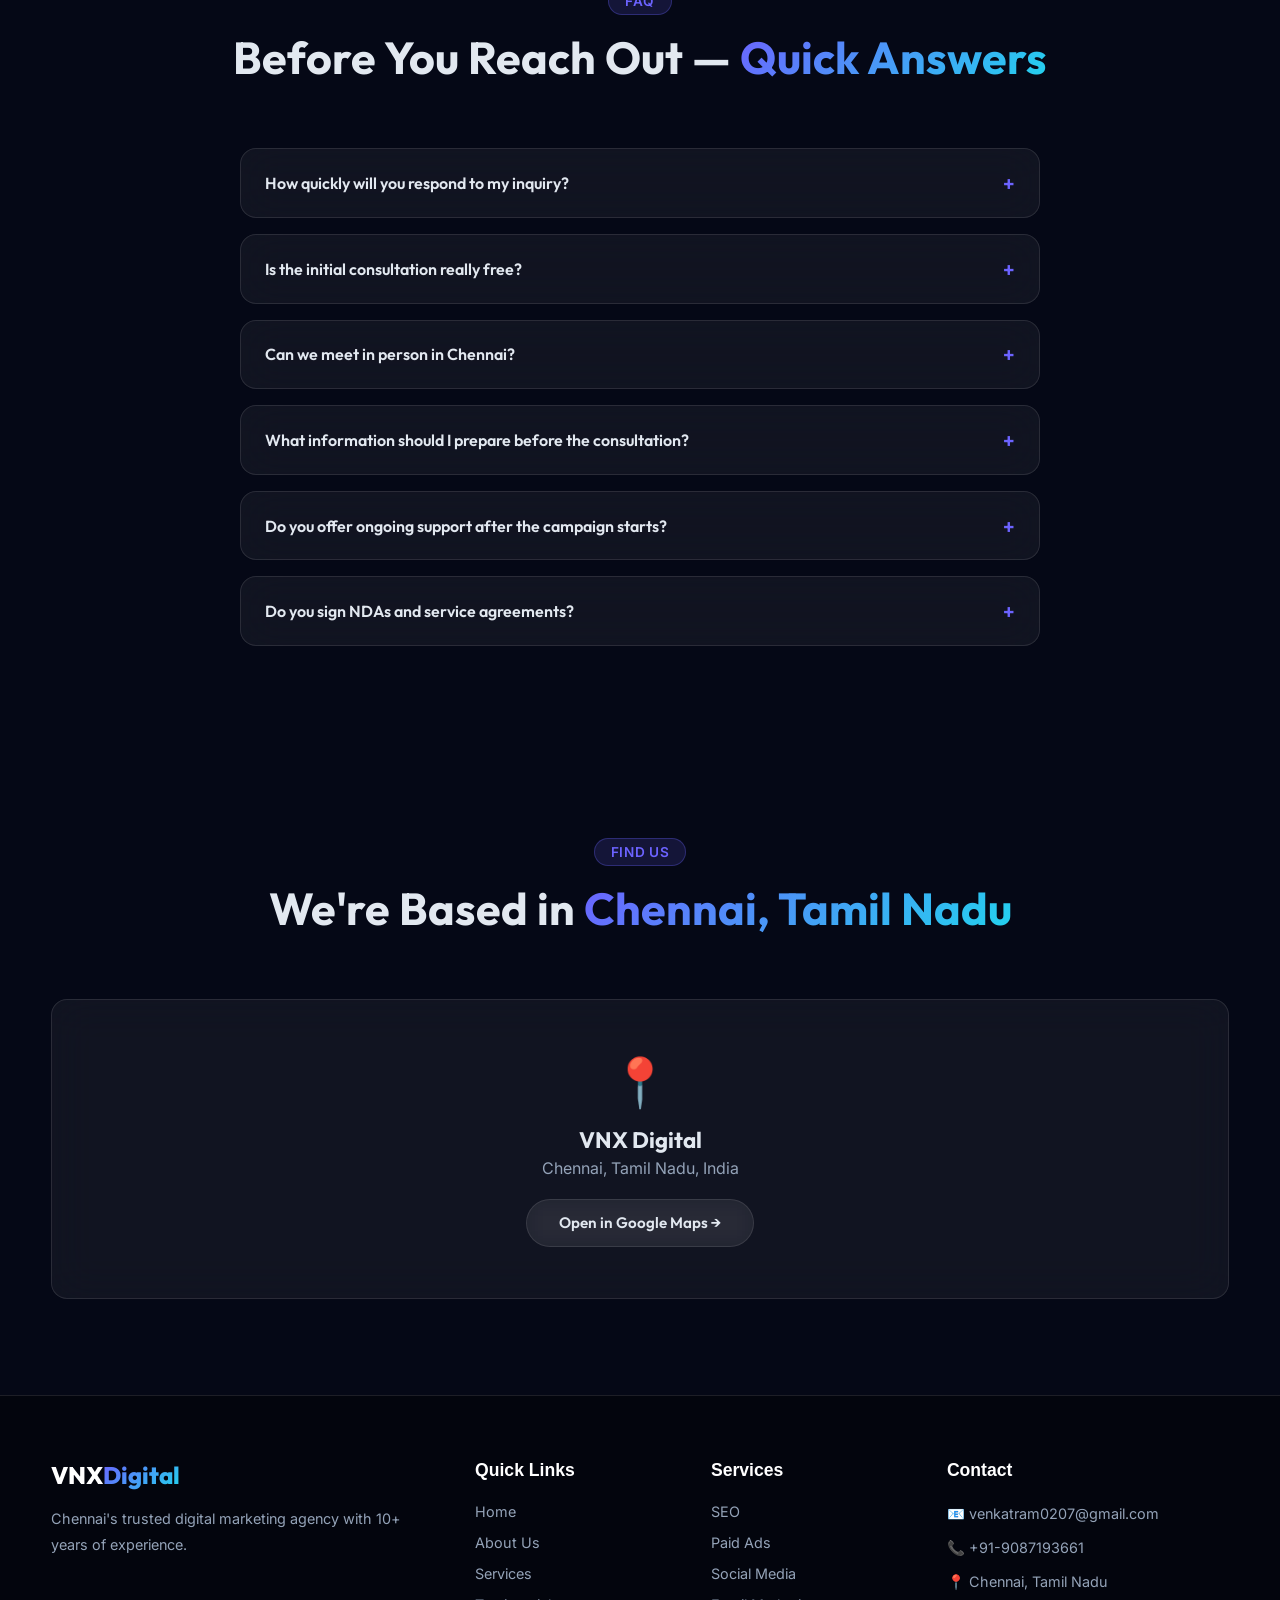
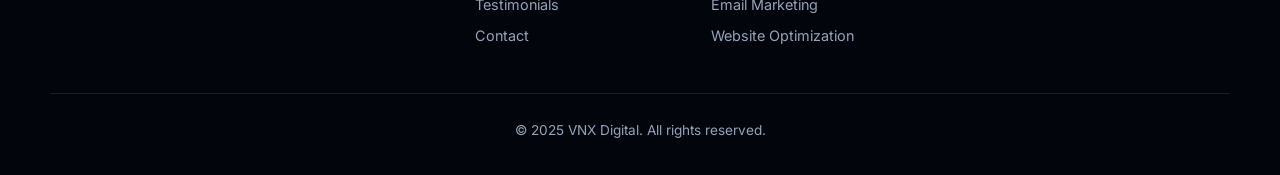
<file: contact.html>
<!DOCTYPE html>
<html lang="en">

<head>
    <meta charset="UTF-8">
    <meta name="viewport" content="width=device-width, initial-scale=1.0">
    <title>Contact - VNX Digital</title>
    <link
        href="https://fonts.googleapis.com/css2?family=Outfit:wght@400;600;700;800&family=Inter:wght@400;500;600&display=swap"
        rel="stylesheet">
    <meta name="description" content="Get in touch with VNX Digital today for a free consultation. Scale your business with the top digital marketing agency in Chennai.">
    <link rel="canonical" href="https://vnxdigital.netlify.app/contact.html">
    <meta property="og:title" content="Contact Us - VNX Digital">
    <link rel="stylesheet" href="style.css">
</head>

<body>

    <div class="cursor-dot"></div>
    <div class="cursor-outline"></div>

    <nav class="navbar" id="navbar">
        <div class="nav-logo">VNX<span>Digital</span></div>
        <ul class="nav-links">
            <li><a href="index.html">Home</a></li>
            <li><a href="about.html">About</a></li>
            <li><a href="services.html">Services</a></li>
            <li><a href="testimonials.html">Testimonials</a></li>
            <li><a href="contact.html" class="active">Contact</a></li>
        </ul>
        <a href="contact.html" class="nav-cta glass-btn">Get Started</a>
        <div class="hamburger" id="hamburger"><span></span><span></span><span></span></div>
    </nav>
    <div class="mobile-menu" id="mobileMenu">
        <ul>
            <li><a href="index.html">Home</a></li>
            <li><a href="about.html">About</a></li>
            <li><a href="services.html">Services</a></li>
            <li><a href="testimonials.html">Testimonials</a></li>
            <li><a href="contact.html">Contact</a></li>
        </ul>
    </div>

    <section class="page-hero">
        <div class="orb orb1"></div>
        <div class="orb orb2"></div>
        <div class="page-hero-content">
            <span class="section-tag">Get In Touch</span>
            <h1>Let's Start Your <span class="gradient-text">Growth Journey</span></h1>
            <p>Have a project in mind? We'd love to hear about it. Fill out the form below and our team will get back to
                you within 24 hours.</p>
        </div>
    </section>

    <!-- Contact Section -->
    <section class="section">
        <div class="container">
            <div class="contact-grid">
                <!-- Contact Info -->
                <div class="contact-info reveal">
                    <h3>Reach Us Directly</h3>
                    <p>Prefer to talk directly? Here's how you can reach us. We're available Monday to Saturday, 9AM –
                        7PM IST.</p>

                    <div class="contact-item glass-card">
                        <div class="contact-icon">📧</div>
                        <div>
                            <h4>Email Us</h4>
                            <a href="mailto:venkatram0207@gmail.com">venkatram0207@gmail.com</a>
                        </div>
                    </div>
                    <div class="contact-item glass-card">
                        <div class="contact-icon">📞</div>
                        <div>
                            <h4>Call Us</h4>
                            <a href="tel:919087193661">+91-9087193661</a>
                        </div>
                    </div>
                    <div class="contact-item glass-card">
                        <div class="contact-icon">💬</div>
                        <div>
                            <h4>WhatsApp</h4>
                            <a href="https://wa.me/919087193661" target="_blank">Chat with us on WhatsApp</a>
                        </div>
                    </div>
                    <div class="contact-item glass-card">
                        <div class="contact-icon">📍</div>
                        <div>
                            <h4>Location</h4>
                            <span>Chennai, Tamil Nadu, India</span>
                        </div>
                    </div>
                    <div class="contact-item glass-card">
                        <div class="contact-icon">⏰</div>
                        <div>
                            <h4>Working Hours</h4>
                            <span>Mon–Sat: 9:00 AM – 7:00 PM IST</span>
                        </div>
                    </div>

                    <div class="social-connect">
                        <h4>Connect on Social</h4>
                        <div class="social-links">
                            <a href="#" class="social-link">in</a>
                            <a href="#" class="social-link">f</a>
                            <a href="#" class="social-link">tw</a>
                            <a href="#" class="social-link">ig</a>
                        </div>
                    </div>
                </div>

                <!-- Contact Form -->
                <div class="contact-form-wrap glass-card reveal">
                    <h3>Send Us a Message</h3>
                    <p>Fill in the form and we'll respond within 24 hours.</p>
                    <div id="formSuccess" class="form-success" style="display:none;">
                        <span>✅</span> Thank you! Your message has been sent. We'll be in touch shortly.
                    </div>
                    <div class="form-grid">
                        <div class="form-group">
                            <label>Your Name *</label>
                            <input type="text" id="name" placeholder="e.g. Ramesh Kumar" class="form-input">
                        </div>
                        <div class="form-group">
                            <label>Email Address *</label>
                            <input type="email" id="email" placeholder="e.g. ramesh@example.com" class="form-input">
                        </div>
                        <div class="form-group">
                            <label>Phone Number</label>
                            <input type="tel" id="phone" placeholder="e.g. +91 9876543210" class="form-input">
                        </div>
                        <div class="form-group">
                            <label>Company Name</label>
                            <input type="text" id="company" placeholder="e.g. My Business Pvt Ltd" class="form-input">
                        </div>
                    </div>
                    <div class="form-group">
                        <label>Service Interested In *</label>
                        <select id="service" class="form-input">
                            <option value="">-- Select a Service --</option>
                            <option value="seo">SEO</option>
                            <option value="paid-ads">Paid Ads (Google/Meta)</option>
                            <option value="social-media">Social Media Marketing</option>
                            <option value="email">Email Marketing</option>
                            <option value="website">Website Optimization</option>
                            <option value="all">All Services / Not Sure</option>
                        </select>
                    </div>
                    <div class="form-group">
                        <label>Monthly Budget</label>
                        <select id="budget" class="form-input">
                            <option value="">-- Select Budget Range --</option>
                            <option value="10k">₹10,000 – ₹25,000/month</option>
                            <option value="25k">₹25,000 – ₹50,000/month</option>
                            <option value="50k">₹50,000 – ₹1,00,000/month</option>
                            <option value="1l">₹1,00,000+/month</option>
                        </select>
                    </div>
                    <div class="form-group">
                        <label>Your Message *</label>
                        <textarea id="message" rows="4"
                            placeholder="Tell us about your business and what you'd like to achieve..."
                            class="form-input"></textarea>
                    </div>
                    <button onclick="submitForm()" class="btn-primary" style="width:100%;font-size:1rem;padding:1rem;">
                        Send Message 🚀
                    </button>
                </div>
            </div>
        </div>
    </section>

    <!-- Contact FAQ -->
    <section class="section faq-section">
        <div class="container">
            <div class="section-header">
                <span class="section-tag">FAQ</span>
                <h2>Before You Reach Out — <span class="gradient-text">Quick Answers</span></h2>
            </div>
            <div class="faq-list">
                <div class="faq-item glass-card reveal">
                    <div class="faq-q" onclick="toggleFaq(this)">
                        <span>How quickly will you respond to my inquiry?</span>
                        <span class="faq-icon">+</span>
                    </div>
                    <div class="faq-a">We respond to all inquiries within 24 hours on working days (Monday to Saturday).
                        For urgent queries, feel free to call or WhatsApp us directly at +91-9087193661.</div>
                </div>
                <div class="faq-item glass-card reveal">
                    <div class="faq-q" onclick="toggleFaq(this)">
                        <span>Is the initial consultation really free?</span>
                        <span class="faq-icon">+</span>
                    </div>
                    <div class="faq-a">Yes, 100% free! Our initial consultation is a no-obligation, 30-minute session
                        where we understand your business and suggest the right digital marketing strategy. No hidden
                        charges, no pressure.</div>
                </div>
                <div class="faq-item glass-card reveal">
                    <div class="faq-q" onclick="toggleFaq(this)">
                        <span>Can we meet in person in Chennai?</span>
                        <span class="faq-icon">+</span>
                    </div>
                    <div class="faq-a">Absolutely! We welcome in-person meetings at our Chennai office. You can also
                        choose a virtual meeting via Google Meet or Zoom — whichever is more convenient for you.</div>
                </div>
                <div class="faq-item glass-card reveal">
                    <div class="faq-q" onclick="toggleFaq(this)">
                        <span>What information should I prepare before the consultation?</span>
                        <span class="faq-icon">+</span>
                    </div>
                    <div class="faq-a">It helps to have your website URL (if you have one), business goals, current
                        marketing challenges, target audience, and a rough idea of your monthly marketing budget. But
                        don't worry — we'll guide you through everything!</div>
                </div>
                <div class="faq-item glass-card reveal">
                    <div class="faq-q" onclick="toggleFaq(this)">
                        <span>Do you offer ongoing support after the campaign starts?</span>
                        <span class="faq-icon">+</span>
                    </div>
                    <div class="faq-a">Yes! Every client gets a dedicated account manager who is your single point of
                        contact. You'll receive regular updates, monthly performance reports, and proactive optimization
                        suggestions throughout our engagement.</div>
                </div>
                <div class="faq-item glass-card reveal">
                    <div class="faq-q" onclick="toggleFaq(this)">
                        <span>Do you sign NDAs and service agreements?</span>
                        <span class="faq-icon">+</span>
                    </div>
                    <div class="faq-a">Yes, we sign comprehensive service agreements and NDAs as required. We take your
                        business confidentiality very seriously and all client information is handled with complete
                        discretion and professionalism.</div>
                </div>
            </div>
        </div>
    </section>

    <!-- Map Section -->
    <section class="section map-section">
        <div class="container">
            <div class="section-header">
                <span class="section-tag">Find Us</span>
                <h2>We're Based in <span class="gradient-text">Chennai, Tamil Nadu</span></h2>
            </div>
            <div class="map-placeholder glass-card reveal">
                <div class="map-inner">
                    <div class="map-pin">📍</div>
                    <h3>VNX Digital</h3>
                    <p>Chennai, Tamil Nadu, India</p>
                    <a href="https://maps.google.com/?q=Chennai,Tamil+Nadu" target="_blank" class="glass-btn"
                        style="margin-top:1rem;display:inline-block;">Open in Google Maps →</a>
                </div>
            </div>
        </div>
    </section>

    <footer class="footer">
        <div class="container">
            <div class="footer-grid">
                <div class="footer-brand">
                    <div class="nav-logo">VNX<span>Digital</span></div>
                    <p>Chennai's trusted digital marketing agency with 10+ years of experience.</p>
                </div>
                <div class="footer-links">
                    <h4>Quick Links</h4>
                    <ul>
                        <li><a href="index.html">Home</a></li>
                        <li><a href="about.html">About Us</a></li>
                        <li><a href="services.html">Services</a></li>
                        <li><a href="testimonials.html">Testimonials</a></li>
                        <li><a href="contact.html">Contact</a></li>
                    </ul>
                </div>
                <div class="footer-links">
                    <h4>Services</h4>
                    <ul>
                        <li><a href="services.html">SEO</a></li>
                        <li><a href="services.html">Paid Ads</a></li>
                        <li><a href="services.html">Social Media</a></li>
                        <li><a href="services.html">Email Marketing</a></li>
                        <li><a href="services.html">Website Optimization</a></li>
                    </ul>
                </div>
                <div class="footer-contact">
                    <h4>Contact</h4>
                    <p>📧 venkatram0207@gmail.com</p>
                    <p>📞 +91-9087193661</p>
                    <p>📍 Chennai, Tamil Nadu</p>
                </div>
            </div>
            <div class="footer-bottom">
                <p>© 2025 VNX Digital. All rights reserved.</p>
            </div>
        </div>
    </footer>

    <a href="https://wa.me/919087193661" class="whatsapp-btn" target="_blank">
        <svg viewBox="0 0 24 24" fill="white" width="28" height="28">
            <path
                d="M17.472 14.382c-.297-.149-1.758-.867-2.03-.967-.273-.099-.471-.148-.67.15-.197.297-.767.966-.94 1.164-.173.199-.347.223-.644.075-.297-.15-1.255-.463-2.39-1.475-.883-.788-1.48-1.761-1.653-2.059-.173-.297-.018-.458.13-.606.134-.133.298-.347.446-.52.149-.174.198-.298.298-.497.099-.198.05-.371-.025-.52-.075-.149-.669-1.612-.916-2.207-.242-.579-.487-.5-.669-.51-.173-.008-.371-.01-.57-.01-.198 0-.52.074-.792.372-.272.297-1.04 1.016-1.04 2.479 0 1.462 1.065 2.875 1.213 3.074.149.198 2.096 3.2 5.077 4.487.709.306 1.262.489 1.694.625.712.227 1.36.195 1.871.118.571-.085 1.758-.719 2.006-1.413.248-.694.248-1.289.173-1.413-.074-.124-.272-.198-.57-.347m-5.421 7.403h-.004a9.87 9.87 0 01-5.031-1.378l-.361-.214-3.741.982.998-3.648-.235-.374a9.86 9.86 0 01-1.51-5.26c.001-5.45 4.436-9.884 9.888-9.884 2.64 0 5.122 1.03 6.988 2.898a9.825 9.825 0 012.893 6.994c-.003 5.45-4.437 9.884-9.885 9.884m8.413-18.297A11.815 11.815 0 0012.05 0C5.495 0 .16 5.335.157 11.892c0 2.096.547 4.142 1.588 5.945L.057 24l6.305-1.654a11.882 11.882 0 005.683 1.448h.005c6.554 0 11.89-5.335 11.893-11.893a11.821 11.821 0 00-3.48-8.413z" />
        </svg>
    </a>

    <script src="main.js"></script>
</body>

</html>
</file>
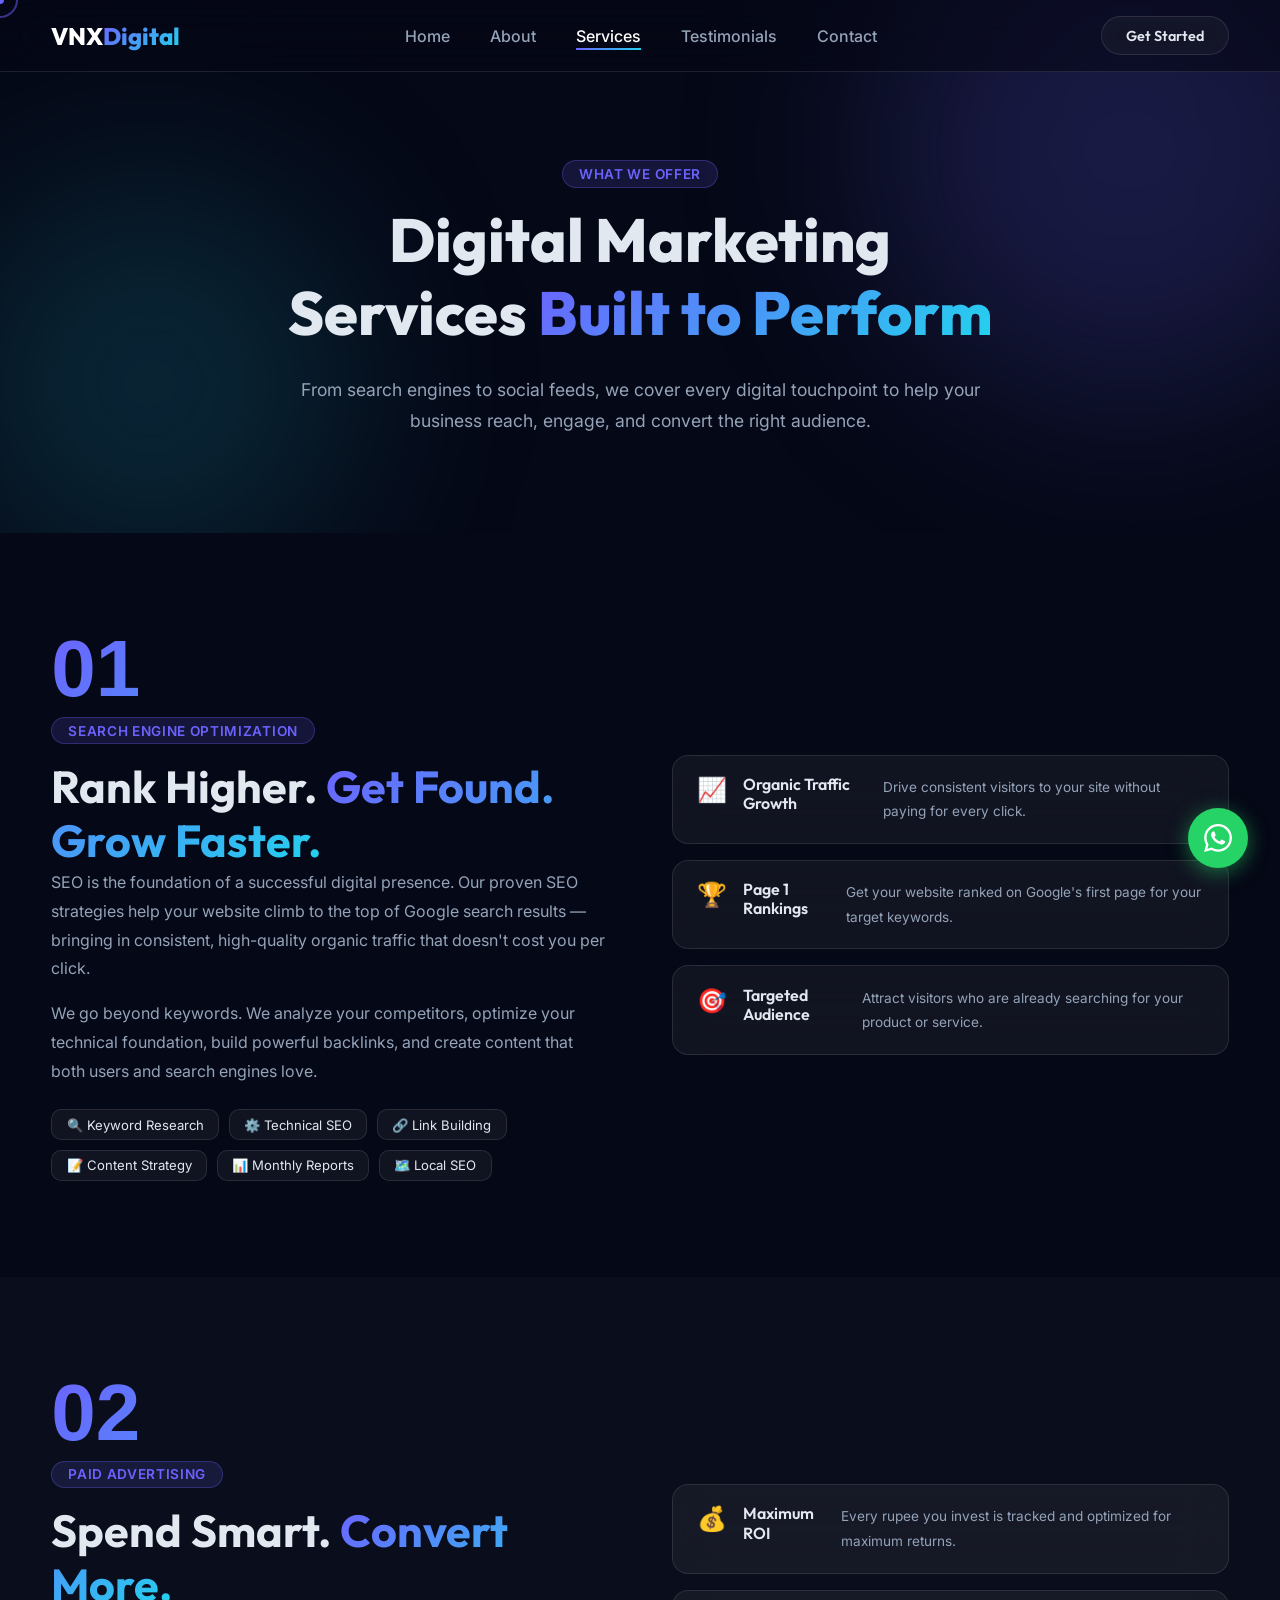
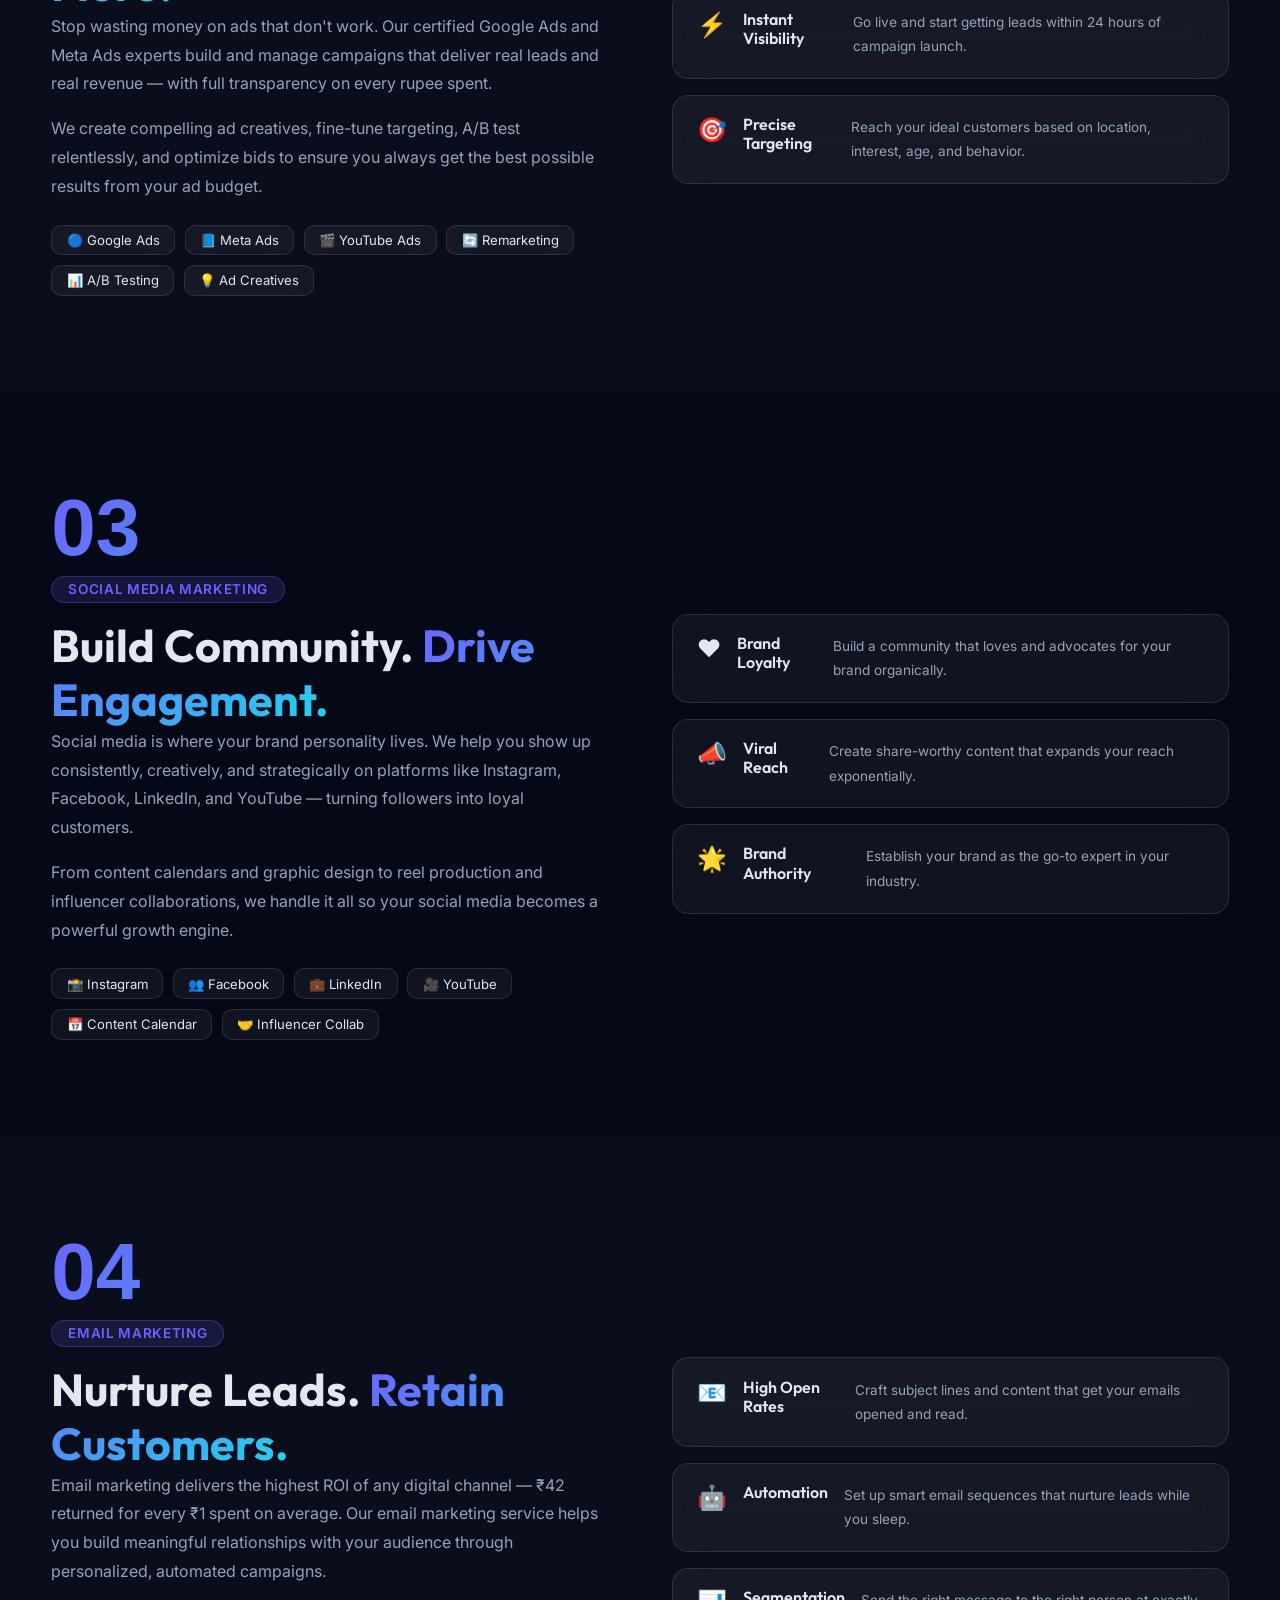
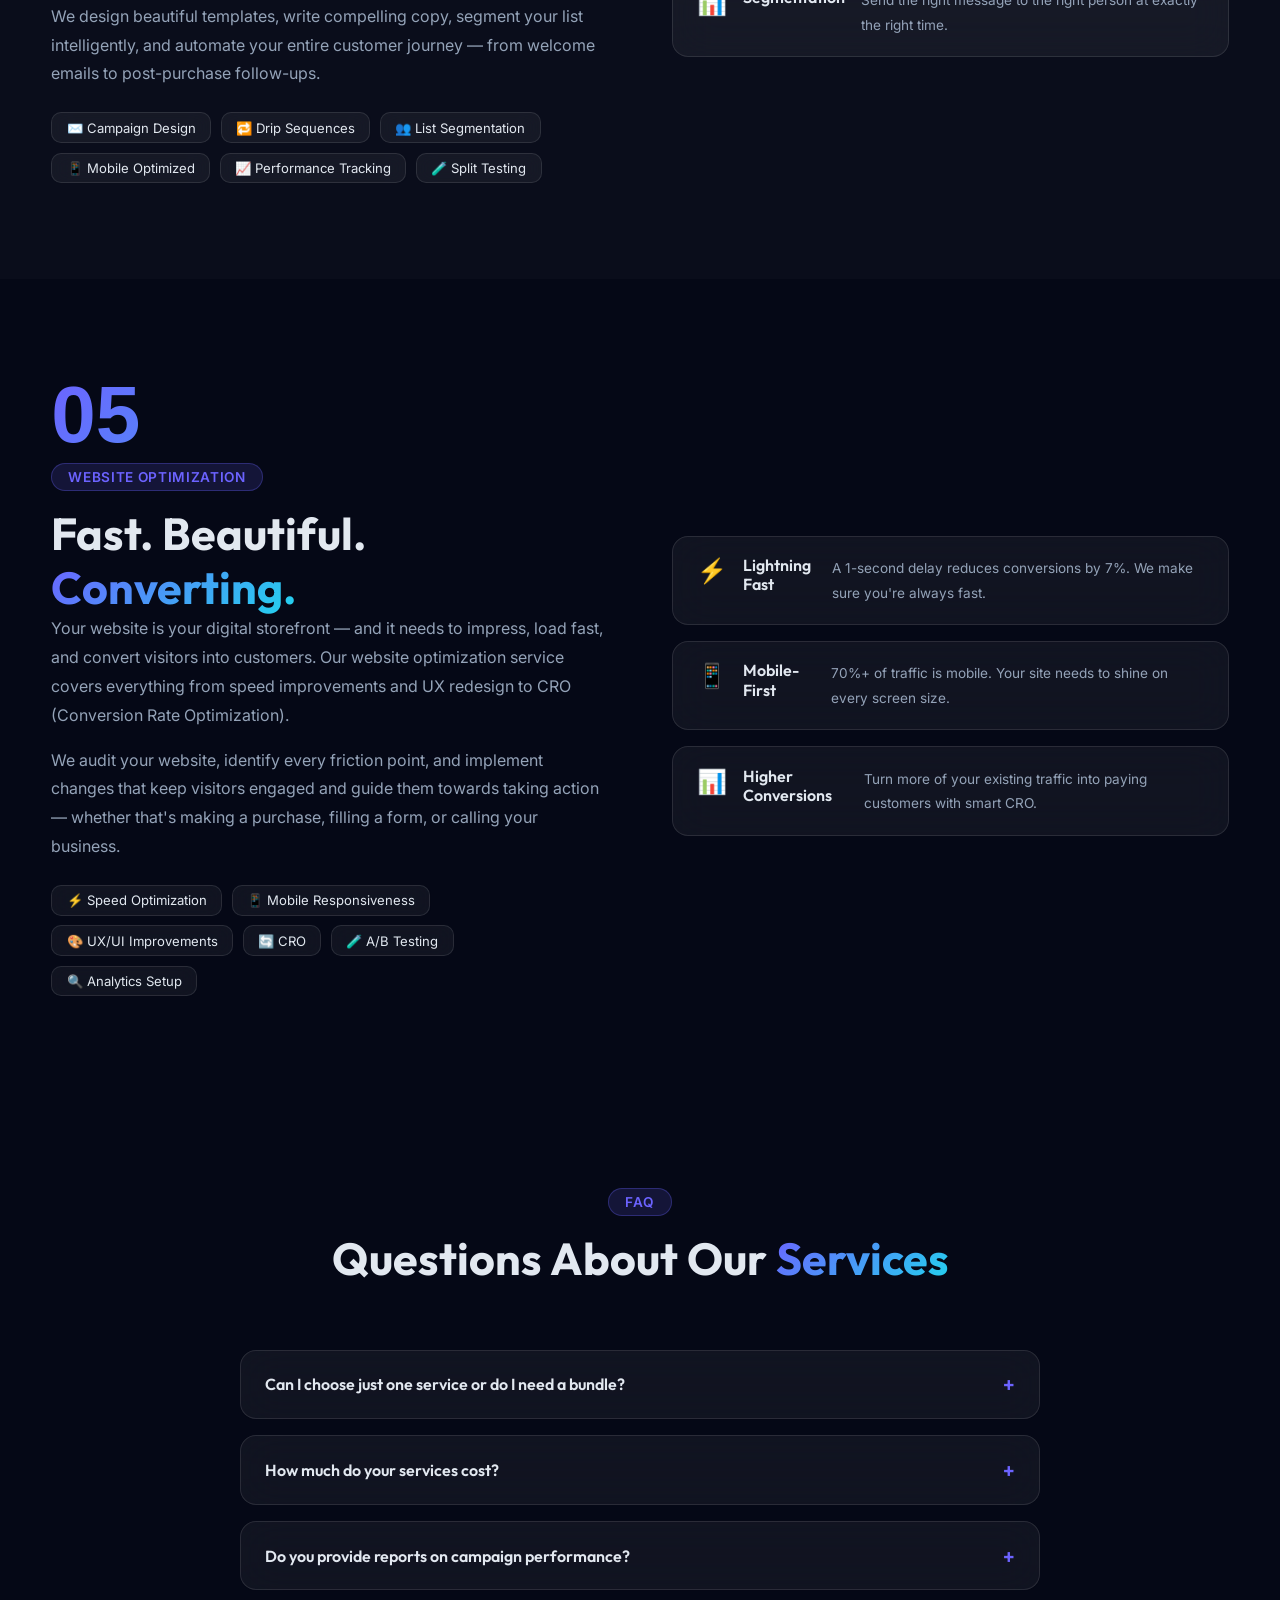
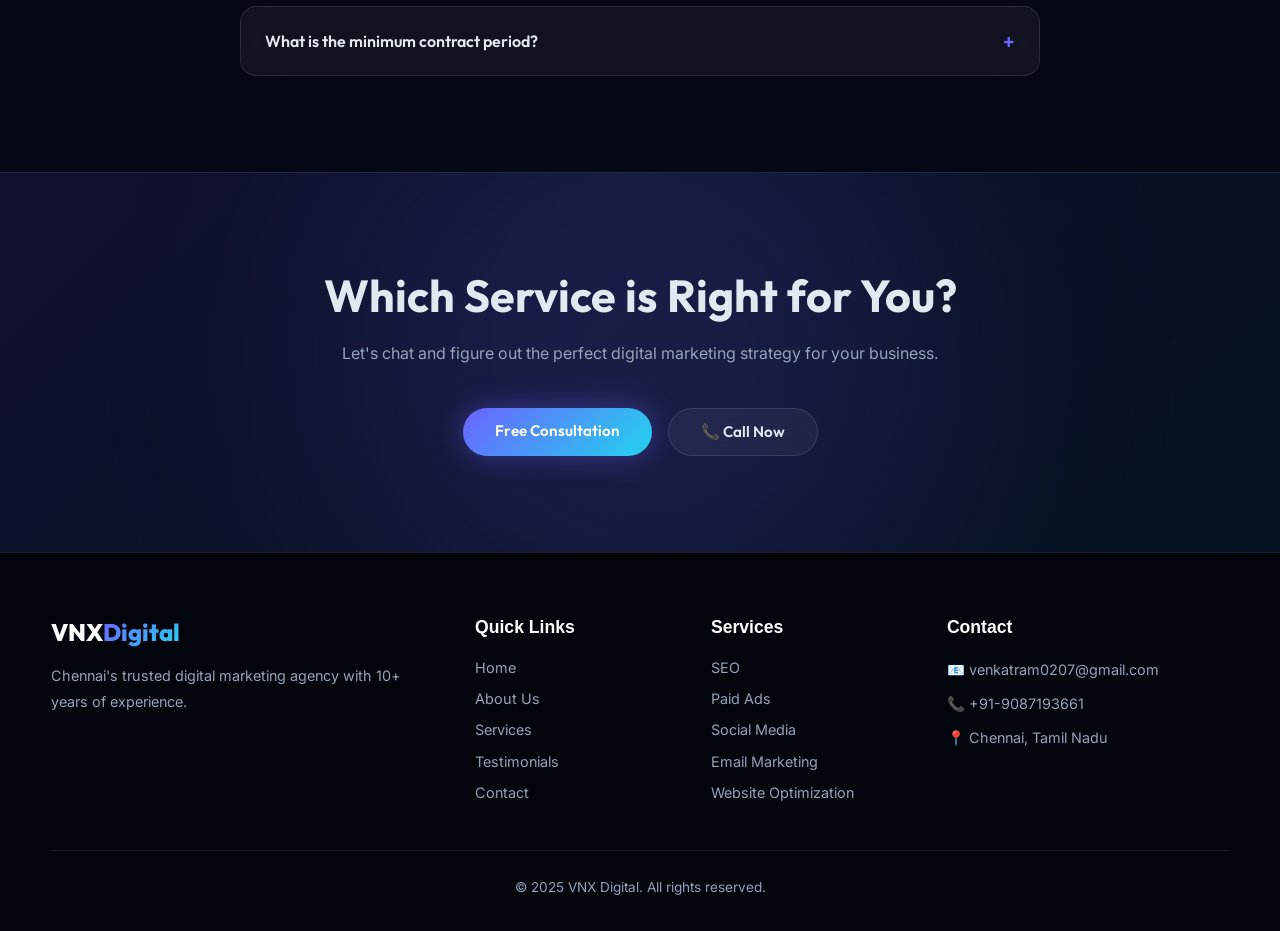
<file: services.html>
<!DOCTYPE html>
<html lang="en">

<head>
    <meta charset="UTF-8">
    <meta name="viewport" content="width=device-width, initial-scale=1.0">
    <title>Services - VNX Digital</title>
    <link
        href="https://fonts.googleapis.com/css2?family=Outfit:wght@400;600;700;800&family=Inter:wght@400;500;600&display=swap"
        rel="stylesheet">
    <meta name="description" content="Explore the full range of digital marketing services offered by VNX Digital Chennai. SEO, Paid Ads, Content Marketing, and more.">
    <link rel="canonical" href="https://vnxdigital.netlify.app/services.html">
    <meta property="og:title" content="Our Services - VNX Digital">
    <link rel="stylesheet" href="style.css">
</head>

<body>

    <div class="cursor-dot"></div>
    <div class="cursor-outline"></div>

    <nav class="navbar" id="navbar">
        <div class="nav-logo">VNX<span>Digital</span></div>
        <ul class="nav-links">
            <li><a href="index.html">Home</a></li>
            <li><a href="about.html">About</a></li>
            <li><a href="services.html" class="active">Services</a></li>
            <li><a href="testimonials.html">Testimonials</a></li>
            <li><a href="contact.html">Contact</a></li>
        </ul>
        <a href="contact.html" class="nav-cta glass-btn">Get Started</a>
        <div class="hamburger" id="hamburger"><span></span><span></span><span></span></div>
    </nav>
    <div class="mobile-menu" id="mobileMenu">
        <ul>
            <li><a href="index.html">Home</a></li>
            <li><a href="about.html">About</a></li>
            <li><a href="services.html">Services</a></li>
            <li><a href="testimonials.html">Testimonials</a></li>
            <li><a href="contact.html">Contact</a></li>
        </ul>
    </div>

    <section class="page-hero">
        <div class="orb orb1"></div>
        <div class="orb orb2"></div>
        <div class="page-hero-content">
            <span class="section-tag">What We Offer</span>
            <h1>Digital Marketing Services <span class="gradient-text">Built to Perform</span></h1>
            <p>From search engines to social feeds, we cover every digital touchpoint to help your business reach,
                engage, and convert the right audience.</p>
        </div>
    </section>

    <!-- SEO -->
    <section class="section service-detail">
        <div class="container">
            <div class="service-detail-grid">
                <div class="service-detail-text reveal">
                    <div class="service-num">01</div>
                    <span class="section-tag">Search Engine Optimization</span>
                    <h2>Rank Higher. <span class="gradient-text">Get Found. Grow Faster.</span></h2>
                    <p>SEO is the foundation of a successful digital presence. Our proven SEO strategies help your
                        website climb to the top of Google search results — bringing in consistent, high-quality organic
                        traffic that doesn't cost you per click.</p>
                    <p style="margin-top:1rem;">We go beyond keywords. We analyze your competitors, optimize your
                        technical foundation, build powerful backlinks, and create content that both users and search
                        engines love.</p>
                    <div class="service-features">
                        <div class="feature-tag glass-card-sm">🔍 Keyword Research</div>
                        <div class="feature-tag glass-card-sm">⚙️ Technical SEO</div>
                        <div class="feature-tag glass-card-sm">🔗 Link Building</div>
                        <div class="feature-tag glass-card-sm">📝 Content Strategy</div>
                        <div class="feature-tag glass-card-sm">📊 Monthly Reports</div>
                        <div class="feature-tag glass-card-sm">🗺️ Local SEO</div>
                    </div>
                </div>
                <div class="service-detail-cards">
                    <div class="mini-card glass-card reveal">
                        <span>📈</span>
                        <h4>Organic Traffic Growth</h4>
                        <p>Drive consistent visitors to your site without paying for every click.</p>
                    </div>
                    <div class="mini-card glass-card reveal">
                        <span>🏆</span>
                        <h4>Page 1 Rankings</h4>
                        <p>Get your website ranked on Google's first page for your target keywords.</p>
                    </div>
                    <div class="mini-card glass-card reveal">
                        <span>🎯</span>
                        <h4>Targeted Audience</h4>
                        <p>Attract visitors who are already searching for your product or service.</p>
                    </div>
                </div>
            </div>
        </div>
    </section>

    <!-- Paid Ads -->
    <section class="section service-detail alt-bg">
        <div class="container">
            <div class="service-detail-grid reverse">
                <div class="service-detail-cards">
                    <div class="mini-card glass-card reveal">
                        <span>💰</span>
                        <h4>Maximum ROI</h4>
                        <p>Every rupee you invest is tracked and optimized for maximum returns.</p>
                    </div>
                    <div class="mini-card glass-card reveal">
                        <span>⚡</span>
                        <h4>Instant Visibility</h4>
                        <p>Go live and start getting leads within 24 hours of campaign launch.</p>
                    </div>
                    <div class="mini-card glass-card reveal">
                        <span>🎯</span>
                        <h4>Precise Targeting</h4>
                        <p>Reach your ideal customers based on location, interest, age, and behavior.</p>
                    </div>
                </div>
                <div class="service-detail-text reveal">
                    <div class="service-num">02</div>
                    <span class="section-tag">Paid Advertising</span>
                    <h2>Spend Smart. <span class="gradient-text">Convert More.</span></h2>
                    <p>Stop wasting money on ads that don't work. Our certified Google Ads and Meta Ads experts build
                        and manage campaigns that deliver real leads and real revenue — with full transparency on every
                        rupee spent.</p>
                    <p style="margin-top:1rem;">We create compelling ad creatives, fine-tune targeting, A/B test
                        relentlessly, and optimize bids to ensure you always get the best possible results from your ad
                        budget.</p>
                    <div class="service-features">
                        <div class="feature-tag glass-card-sm">🔵 Google Ads</div>
                        <div class="feature-tag glass-card-sm">📘 Meta Ads</div>
                        <div class="feature-tag glass-card-sm">🎬 YouTube Ads</div>
                        <div class="feature-tag glass-card-sm">🔄 Remarketing</div>
                        <div class="feature-tag glass-card-sm">📊 A/B Testing</div>
                        <div class="feature-tag glass-card-sm">💡 Ad Creatives</div>
                    </div>
                </div>
            </div>
        </div>
    </section>

    <!-- Social Media -->
    <section class="section service-detail">
        <div class="container">
            <div class="service-detail-grid">
                <div class="service-detail-text reveal">
                    <div class="service-num">03</div>
                    <span class="section-tag">Social Media Marketing</span>
                    <h2>Build Community. <span class="gradient-text">Drive Engagement.</span></h2>
                    <p>Social media is where your brand personality lives. We help you show up consistently, creatively,
                        and strategically on platforms like Instagram, Facebook, LinkedIn, and YouTube — turning
                        followers into loyal customers.</p>
                    <p style="margin-top:1rem;">From content calendars and graphic design to reel production and
                        influencer collaborations, we handle it all so your social media becomes a powerful growth
                        engine.</p>
                    <div class="service-features">
                        <div class="feature-tag glass-card-sm">📸 Instagram</div>
                        <div class="feature-tag glass-card-sm">👥 Facebook</div>
                        <div class="feature-tag glass-card-sm">💼 LinkedIn</div>
                        <div class="feature-tag glass-card-sm">🎥 YouTube</div>
                        <div class="feature-tag glass-card-sm">📅 Content Calendar</div>
                        <div class="feature-tag glass-card-sm">🤝 Influencer Collab</div>
                    </div>
                </div>
                <div class="service-detail-cards">
                    <div class="mini-card glass-card reveal">
                        <span>❤️</span>
                        <h4>Brand Loyalty</h4>
                        <p>Build a community that loves and advocates for your brand organically.</p>
                    </div>
                    <div class="mini-card glass-card reveal">
                        <span>📣</span>
                        <h4>Viral Reach</h4>
                        <p>Create share-worthy content that expands your reach exponentially.</p>
                    </div>
                    <div class="mini-card glass-card reveal">
                        <span>🌟</span>
                        <h4>Brand Authority</h4>
                        <p>Establish your brand as the go-to expert in your industry.</p>
                    </div>
                </div>
            </div>
        </div>
    </section>

    <!-- Email Marketing -->
    <section class="section service-detail alt-bg">
        <div class="container">
            <div class="service-detail-grid reverse">
                <div class="service-detail-cards">
                    <div class="mini-card glass-card reveal">
                        <span>📧</span>
                        <h4>High Open Rates</h4>
                        <p>Craft subject lines and content that get your emails opened and read.</p>
                    </div>
                    <div class="mini-card glass-card reveal">
                        <span>🤖</span>
                        <h4>Automation</h4>
                        <p>Set up smart email sequences that nurture leads while you sleep.</p>
                    </div>
                    <div class="mini-card glass-card reveal">
                        <span>📊</span>
                        <h4>Segmentation</h4>
                        <p>Send the right message to the right person at exactly the right time.</p>
                    </div>
                </div>
                <div class="service-detail-text reveal">
                    <div class="service-num">04</div>
                    <span class="section-tag">Email Marketing</span>
                    <h2>Nurture Leads. <span class="gradient-text">Retain Customers.</span></h2>
                    <p>Email marketing delivers the highest ROI of any digital channel — ₹42 returned for every ₹1 spent
                        on average. Our email marketing service helps you build meaningful relationships with your
                        audience through personalized, automated campaigns.</p>
                    <p style="margin-top:1rem;">We design beautiful templates, write compelling copy, segment your list
                        intelligently, and automate your entire customer journey — from welcome emails to post-purchase
                        follow-ups.</p>
                    <div class="service-features">
                        <div class="feature-tag glass-card-sm">✉️ Campaign Design</div>
                        <div class="feature-tag glass-card-sm">🔁 Drip Sequences</div>
                        <div class="feature-tag glass-card-sm">👥 List Segmentation</div>
                        <div class="feature-tag glass-card-sm">📱 Mobile Optimized</div>
                        <div class="feature-tag glass-card-sm">📈 Performance Tracking</div>
                        <div class="feature-tag glass-card-sm">🧪 Split Testing</div>
                    </div>
                </div>
            </div>
        </div>
    </section>

    <!-- Website Optimization -->
    <section class="section service-detail">
        <div class="container">
            <div class="service-detail-grid">
                <div class="service-detail-text reveal">
                    <div class="service-num">05</div>
                    <span class="section-tag">Website Optimization</span>
                    <h2>Fast. Beautiful. <span class="gradient-text">Converting.</span></h2>
                    <p>Your website is your digital storefront — and it needs to impress, load fast, and convert
                        visitors into customers. Our website optimization service covers everything from speed
                        improvements and UX redesign to CRO (Conversion Rate Optimization).</p>
                    <p style="margin-top:1rem;">We audit your website, identify every friction point, and implement
                        changes that keep visitors engaged and guide them towards taking action — whether that's making
                        a purchase, filling a form, or calling your business.</p>
                    <div class="service-features">
                        <div class="feature-tag glass-card-sm">⚡ Speed Optimization</div>
                        <div class="feature-tag glass-card-sm">📱 Mobile Responsiveness</div>
                        <div class="feature-tag glass-card-sm">🎨 UX/UI Improvements</div>
                        <div class="feature-tag glass-card-sm">🔄 CRO</div>
                        <div class="feature-tag glass-card-sm">🧪 A/B Testing</div>
                        <div class="feature-tag glass-card-sm">🔍 Analytics Setup</div>
                    </div>
                </div>
                <div class="service-detail-cards">
                    <div class="mini-card glass-card reveal">
                        <span>⚡</span>
                        <h4>Lightning Fast</h4>
                        <p>A 1-second delay reduces conversions by 7%. We make sure you're always fast.</p>
                    </div>
                    <div class="mini-card glass-card reveal">
                        <span>📱</span>
                        <h4>Mobile-First</h4>
                        <p>70%+ of traffic is mobile. Your site needs to shine on every screen size.</p>
                    </div>
                    <div class="mini-card glass-card reveal">
                        <span>📊</span>
                        <h4>Higher Conversions</h4>
                        <p>Turn more of your existing traffic into paying customers with smart CRO.</p>
                    </div>
                </div>
            </div>
        </div>
    </section>

    <!-- Services FAQ -->
    <section class="section faq-section">
        <div class="container">
            <div class="section-header">
                <span class="section-tag">FAQ</span>
                <h2>Questions About Our <span class="gradient-text">Services</span></h2>
            </div>
            <div class="faq-list">
                <div class="faq-item glass-card reveal">
                    <div class="faq-q" onclick="toggleFaq(this)">
                        <span>Can I choose just one service or do I need a bundle?</span>
                        <span class="faq-icon">+</span>
                    </div>
                    <div class="faq-a">You can absolutely choose just one service! We offer standalone services as well
                        as bundled packages. Many clients start with one service and expand as they see results.</div>
                </div>
                <div class="faq-item glass-card reveal">
                    <div class="faq-q" onclick="toggleFaq(this)">
                        <span>How much do your services cost?</span>
                        <span class="faq-icon">+</span>
                    </div>
                    <div class="faq-a">Our pricing is customized based on your business goals, industry, and the scope
                        of work. We offer flexible packages for every budget — from startups to large enterprises.
                        Contact us for a free quote.</div>
                </div>
                <div class="faq-item glass-card reveal">
                    <div class="faq-q" onclick="toggleFaq(this)">
                        <span>Do you provide reports on campaign performance?</span>
                        <span class="faq-icon">+</span>
                    </div>
                    <div class="faq-a">Yes! We provide detailed monthly reports with all key metrics — traffic, leads,
                        conversions, ROI, and more. You also get a dedicated dashboard to monitor real-time performance
                        anytime.</div>
                </div>
                <div class="faq-item glass-card reveal">
                    <div class="faq-q" onclick="toggleFaq(this)">
                        <span>What is the minimum contract period?</span>
                        <span class="faq-icon">+</span>
                    </div>
                    <div class="faq-a">We recommend a minimum of 3 months to see meaningful results, especially for SEO
                        and social media. However, we also offer month-to-month arrangements for paid ads and other
                        services.</div>
                </div>
            </div>
        </div>
    </section>

    <section class="cta-banner">
        <div class="cta-orb"></div>
        <div class="container">
            <h2>Which Service is Right for You?</h2>
            <p>Let's chat and figure out the perfect digital marketing strategy for your business.</p>
            <div class="cta-btns">
                <a href="contact.html" class="btn-primary">Free Consultation</a>
                <a href="tel:919087193661" class="glass-btn">📞 Call Now</a>
            </div>
        </div>
    </section>

    <footer class="footer">
        <div class="container">
            <div class="footer-grid">
                <div class="footer-brand">
                    <div class="nav-logo">VNX<span>Digital</span></div>
                    <p>Chennai's trusted digital marketing agency with 10+ years of experience.</p>
                </div>
                <div class="footer-links">
                    <h4>Quick Links</h4>
                    <ul>
                        <li><a href="index.html">Home</a></li>
                        <li><a href="about.html">About Us</a></li>
                        <li><a href="services.html">Services</a></li>
                        <li><a href="testimonials.html">Testimonials</a></li>
                        <li><a href="contact.html">Contact</a></li>
                    </ul>
                </div>
                <div class="footer-links">
                    <h4>Services</h4>
                    <ul>
                        <li><a href="services.html">SEO</a></li>
                        <li><a href="services.html">Paid Ads</a></li>
                        <li><a href="services.html">Social Media</a></li>
                        <li><a href="services.html">Email Marketing</a></li>
                        <li><a href="services.html">Website Optimization</a></li>
                    </ul>
                </div>
                <div class="footer-contact">
                    <h4>Contact</h4>
                    <p>📧 venkatram0207@gmail.com</p>
                    <p>📞 +91-9087193661</p>
                    <p>📍 Chennai, Tamil Nadu</p>
                </div>
            </div>
            <div class="footer-bottom">
                <p>© 2025 VNX Digital. All rights reserved.</p>
            </div>
        </div>
    </footer>

    <a href="https://wa.me/919087193661" class="whatsapp-btn" target="_blank">
        <svg viewBox="0 0 24 24" fill="white" width="28" height="28">
            <path
                d="M17.472 14.382c-.297-.149-1.758-.867-2.03-.967-.273-.099-.471-.148-.67.15-.197.297-.767.966-.94 1.164-.173.199-.347.223-.644.075-.297-.15-1.255-.463-2.39-1.475-.883-.788-1.48-1.761-1.653-2.059-.173-.297-.018-.458.13-.606.134-.133.298-.347.446-.52.149-.174.198-.298.298-.497.099-.198.05-.371-.025-.52-.075-.149-.669-1.612-.916-2.207-.242-.579-.487-.5-.669-.51-.173-.008-.371-.01-.57-.01-.198 0-.52.074-.792.372-.272.297-1.04 1.016-1.04 2.479 0 1.462 1.065 2.875 1.213 3.074.149.198 2.096 3.2 5.077 4.487.709.306 1.262.489 1.694.625.712.227 1.36.195 1.871.118.571-.085 1.758-.719 2.006-1.413.248-.694.248-1.289.173-1.413-.074-.124-.272-.198-.57-.347m-5.421 7.403h-.004a9.87 9.87 0 01-5.031-1.378l-.361-.214-3.741.982.998-3.648-.235-.374a9.86 9.86 0 01-1.51-5.26c.001-5.45 4.436-9.884 9.888-9.884 2.64 0 5.122 1.03 6.988 2.898a9.825 9.825 0 012.893 6.994c-.003 5.45-4.437 9.884-9.885 9.884m8.413-18.297A11.815 11.815 0 0012.05 0C5.495 0 .16 5.335.157 11.892c0 2.096.547 4.142 1.588 5.945L.057 24l6.305-1.654a11.882 11.882 0 005.683 1.448h.005c6.554 0 11.89-5.335 11.893-11.893a11.821 11.821 0 00-3.48-8.413z" />
        </svg>
    </a>

    <script src="main.js"></script>
</body>

</html>
</file>
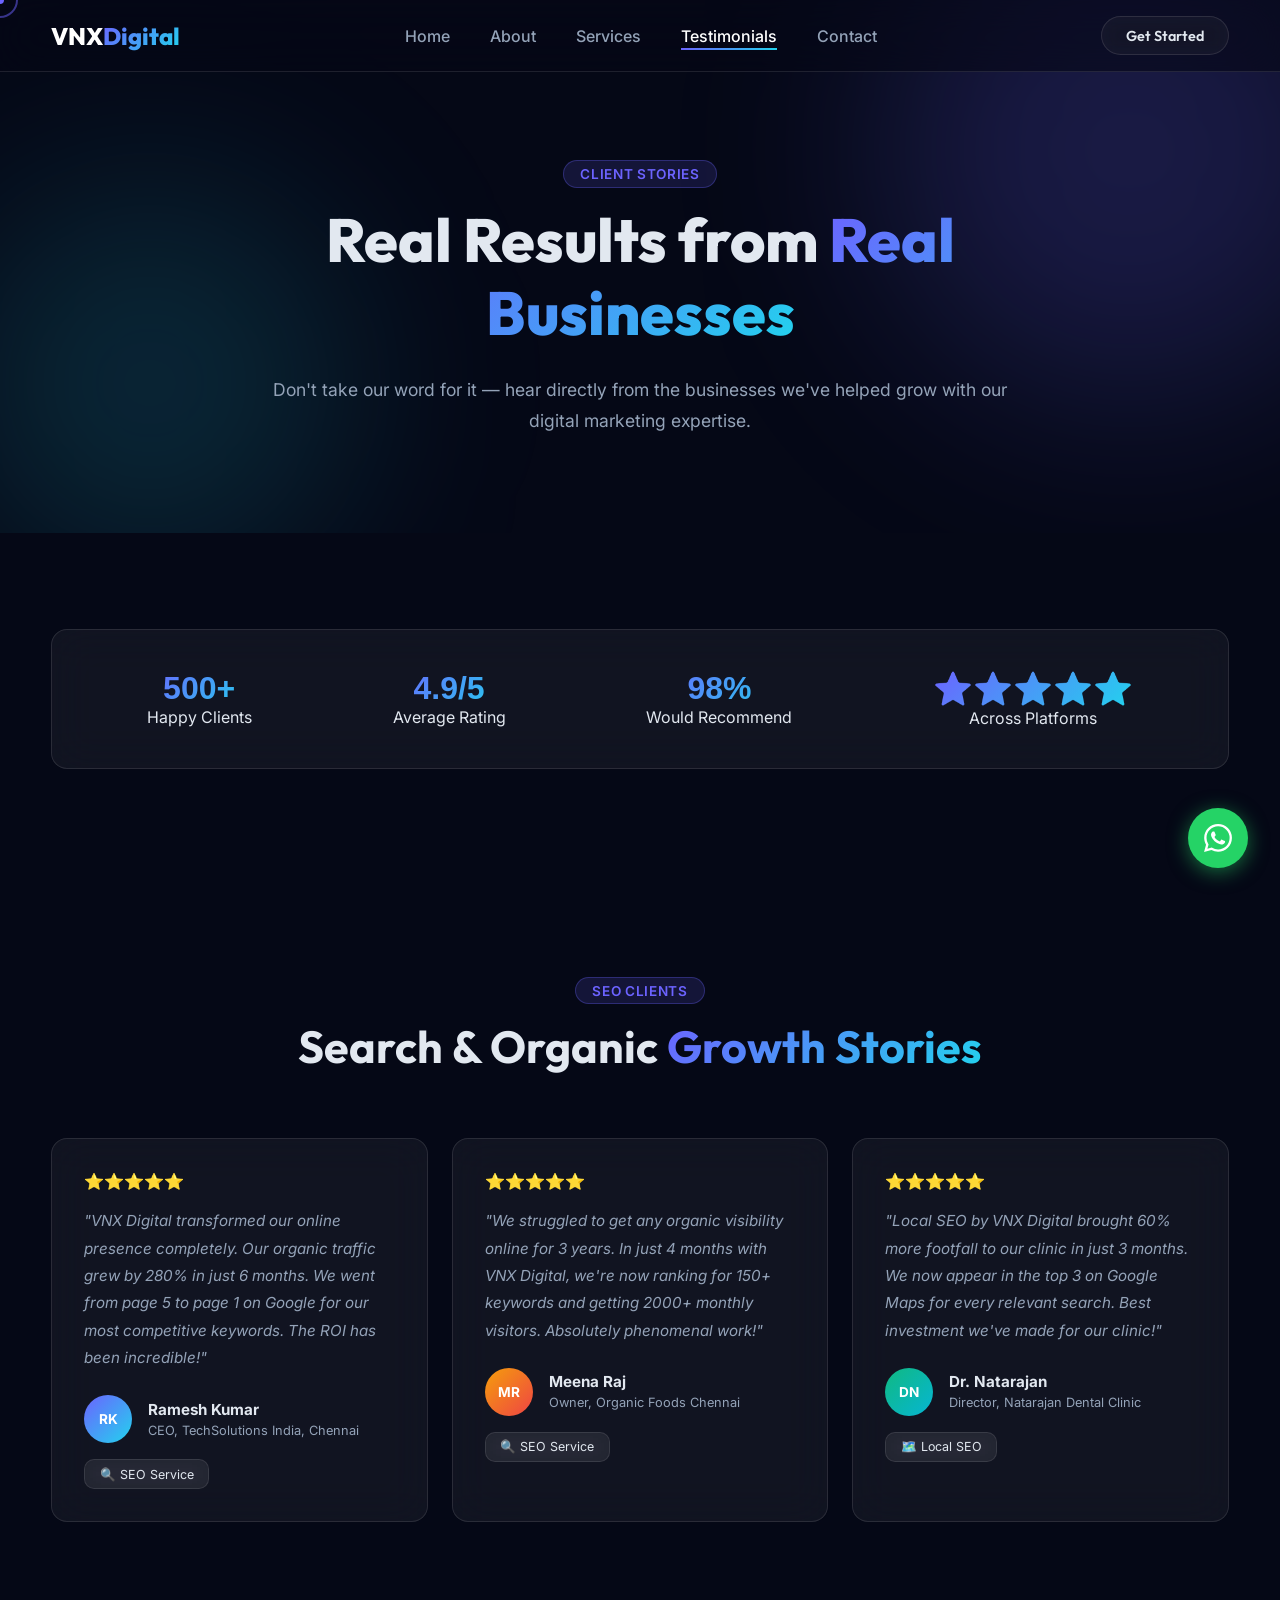
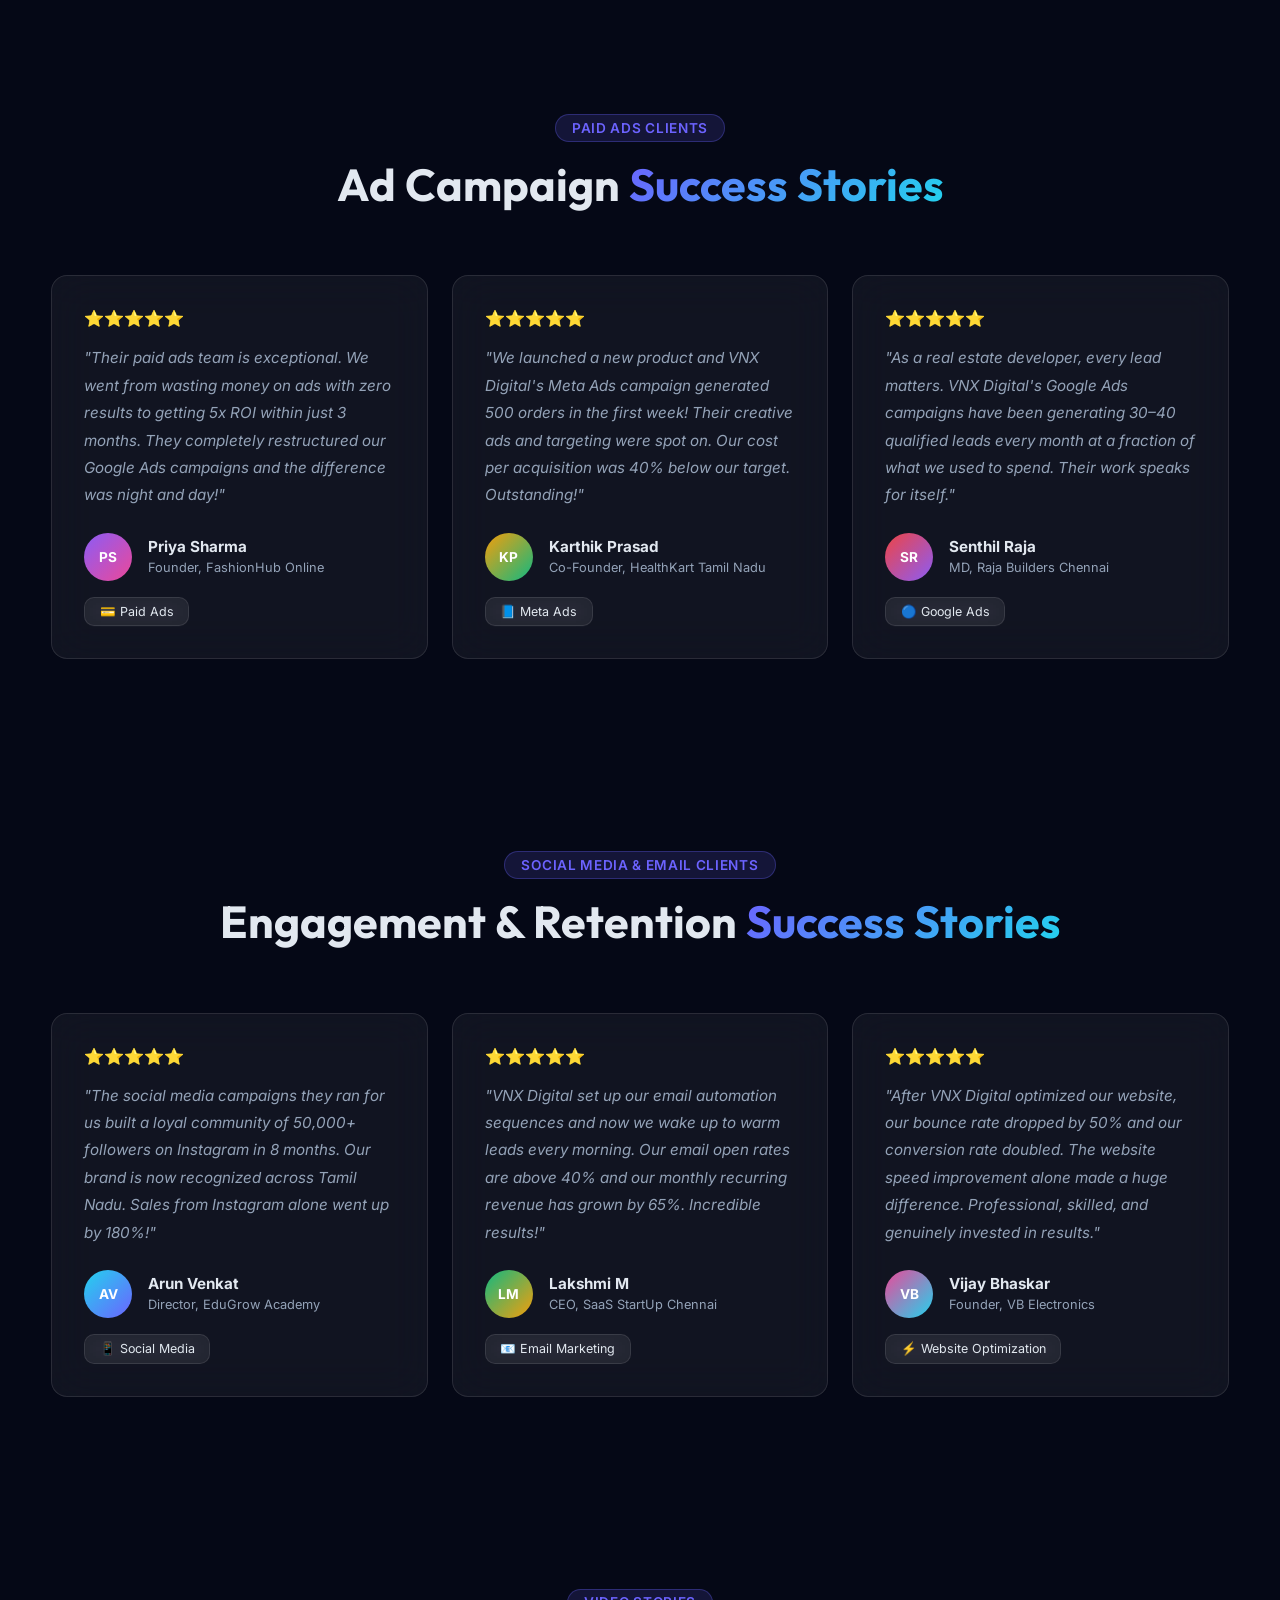
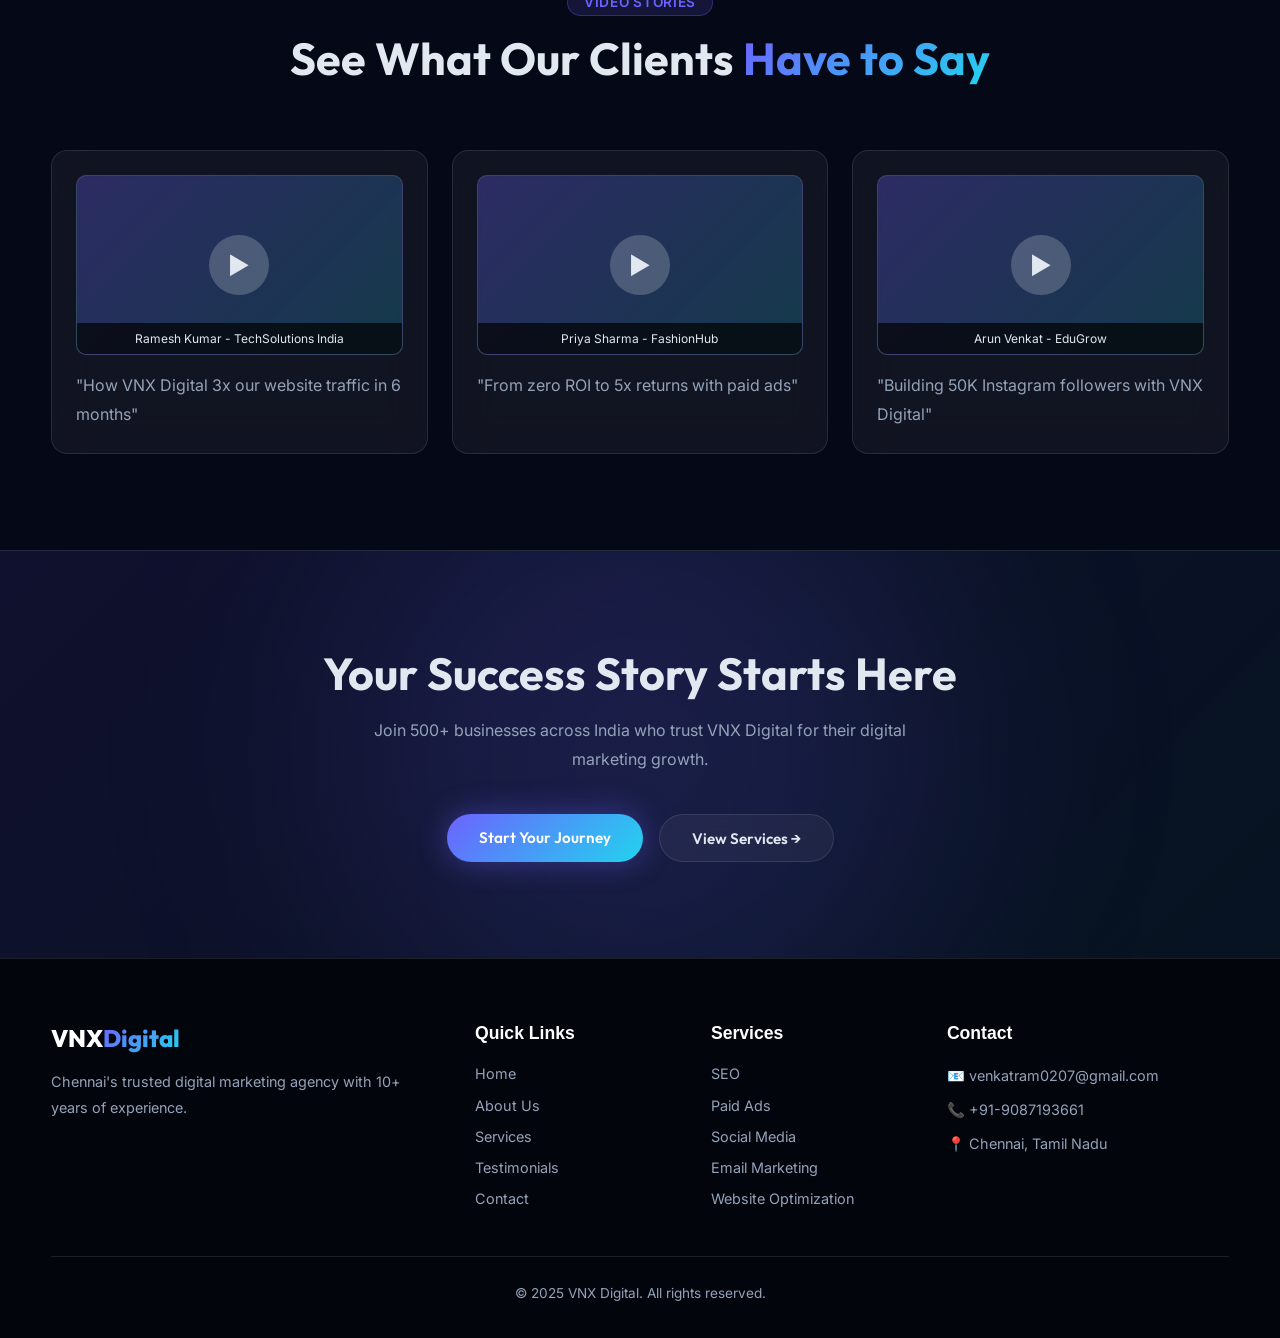
<file: testimonials.html>
<!DOCTYPE html>
<html lang="en">

<head>
    <meta charset="UTF-8">
    <meta name="viewport" content="width=device-width, initial-scale=1.0">
    <title>Testimonials - VNX Digital</title>
    <link
        href="https://fonts.googleapis.com/css2?family=Outfit:wght@400;600;700;800&family=Inter:wght@400;500;600&display=swap"
        rel="stylesheet">
    <meta name="description" content="Read success stories and testimonials from our clients at VNX Digital. See how we've helped businesses achieve digital marketing success.">
    <link rel="canonical" href="https://vnxdigital.netlify.app/testimonials.html">
    <meta property="og:title" content="Testimonials - VNX Digital">
    <link rel="stylesheet" href="style.css">
</head>

<body>

    <div class="cursor-dot"></div>
    <div class="cursor-outline"></div>

    <nav class="navbar" id="navbar">
        <div class="nav-logo">VNX<span>Digital</span></div>
        <ul class="nav-links">
            <li><a href="index.html">Home</a></li>
            <li><a href="about.html">About</a></li>
            <li><a href="services.html">Services</a></li>
            <li><a href="testimonials.html" class="active">Testimonials</a></li>
            <li><a href="contact.html">Contact</a></li>
        </ul>
        <a href="contact.html" class="nav-cta glass-btn">Get Started</a>
        <div class="hamburger" id="hamburger"><span></span><span></span><span></span></div>
    </nav>
    <div class="mobile-menu" id="mobileMenu">
        <ul>
            <li><a href="index.html">Home</a></li>
            <li><a href="about.html">About</a></li>
            <li><a href="services.html">Services</a></li>
            <li><a href="testimonials.html">Testimonials</a></li>
            <li><a href="contact.html">Contact</a></li>
        </ul>
    </div>

    <section class="page-hero">
        <div class="orb orb1"></div>
        <div class="orb orb2"></div>
        <div class="page-hero-content">
            <span class="section-tag">Client Stories</span>
            <h1>Real Results from <span class="gradient-text">Real Businesses</span></h1>
            <p>Don't take our word for it — hear directly from the businesses we've helped grow with our digital
                marketing expertise.</p>
        </div>
    </section>

    <!-- Review Stats -->
    <section class="section">
        <div class="container">
            <div class="review-stats glass-card reveal">
                <div class="review-stat">
                    <span class="stat-num">500+</span>
                    <span>Happy Clients</span>
                </div>
                <div class="review-stat">
                    <span class="stat-num">4.9/5</span>
                    <span>Average Rating</span>
                </div>
                <div class="review-stat">
                    <span class="stat-num">98%</span>
                    <span>Would Recommend</span>
                </div>
                <div class="review-stat">
                    <span class="stat-num">⭐⭐⭐⭐⭐</span>
                    <span>Across Platforms</span>
                </div>
            </div>
        </div>
    </section>

    <!-- Testimonials Grid -->
    <section class="section">
        <div class="container">
            <div class="section-header">
                <span class="section-tag">SEO Clients</span>
                <h2>Search & Organic <span class="gradient-text">Growth Stories</span></h2>
            </div>
            <div class="testi-grid">
                <div class="testi-card glass-card reveal">
                    <div class="stars">⭐⭐⭐⭐⭐</div>
                    <p>"VNX Digital transformed our online presence completely. Our organic traffic grew by 280% in just
                        6 months. We went from page 5 to page 1 on Google for our most competitive keywords. The ROI has
                        been incredible!"</p>
                    <div class="testi-author">
                        <div class="author-avatar" style="background:linear-gradient(135deg,#6c63ff,#22d3ee)">RK</div>
                        <div>
                            <strong>Ramesh Kumar</strong>
                            <span>CEO, TechSolutions India, Chennai</span>
                        </div>
                    </div>
                    <div class="testi-service glass-card-sm">🔍 SEO Service</div>
                </div>
                <div class="testi-card glass-card reveal">
                    <div class="stars">⭐⭐⭐⭐⭐</div>
                    <p>"We struggled to get any organic visibility online for 3 years. In just 4 months with VNX
                        Digital, we're now ranking for 150+ keywords and getting 2000+ monthly visitors. Absolutely
                        phenomenal work!"</p>
                    <div class="testi-author">
                        <div class="author-avatar" style="background:linear-gradient(135deg,#f59e0b,#ef4444)">MR</div>
                        <div>
                            <strong>Meena Raj</strong>
                            <span>Owner, Organic Foods Chennai</span>
                        </div>
                    </div>
                    <div class="testi-service glass-card-sm">🔍 SEO Service</div>
                </div>
                <div class="testi-card glass-card reveal">
                    <div class="stars">⭐⭐⭐⭐⭐</div>
                    <p>"Local SEO by VNX Digital brought 60% more footfall to our clinic in just 3 months. We now appear
                        in the top 3 on Google Maps for every relevant search. Best investment we've made for our
                        clinic!"</p>
                    <div class="testi-author">
                        <div class="author-avatar" style="background:linear-gradient(135deg,#10b981,#06b6d4)">DN</div>
                        <div>
                            <strong>Dr. Natarajan</strong>
                            <span>Director, Natarajan Dental Clinic</span>
                        </div>
                    </div>
                    <div class="testi-service glass-card-sm">🗺️ Local SEO</div>
                </div>
            </div>
        </div>
    </section>

    <section class="section">
        <div class="container">
            <div class="section-header">
                <span class="section-tag">Paid Ads Clients</span>
                <h2>Ad Campaign <span class="gradient-text">Success Stories</span></h2>
            </div>
            <div class="testi-grid">
                <div class="testi-card glass-card reveal">
                    <div class="stars">⭐⭐⭐⭐⭐</div>
                    <p>"Their paid ads team is exceptional. We went from wasting money on ads with zero results to
                        getting 5x ROI within just 3 months. They completely restructured our Google Ads campaigns and
                        the difference was night and day!"</p>
                    <div class="testi-author">
                        <div class="author-avatar" style="background:linear-gradient(135deg,#8b5cf6,#ec4899)">PS</div>
                        <div>
                            <strong>Priya Sharma</strong>
                            <span>Founder, FashionHub Online</span>
                        </div>
                    </div>
                    <div class="testi-service glass-card-sm">💳 Paid Ads</div>
                </div>
                <div class="testi-card glass-card reveal">
                    <div class="stars">⭐⭐⭐⭐⭐</div>
                    <p>"We launched a new product and VNX Digital's Meta Ads campaign generated 500 orders in the first
                        week! Their creative ads and targeting were spot on. Our cost per acquisition was 40% below our
                        target. Outstanding!"</p>
                    <div class="testi-author">
                        <div class="author-avatar" style="background:linear-gradient(135deg,#f59e0b,#10b981)">KP</div>
                        <div>
                            <strong>Karthik Prasad</strong>
                            <span>Co-Founder, HealthKart Tamil Nadu</span>
                        </div>
                    </div>
                    <div class="testi-service glass-card-sm">📘 Meta Ads</div>
                </div>
                <div class="testi-card glass-card reveal">
                    <div class="stars">⭐⭐⭐⭐⭐</div>
                    <p>"As a real estate developer, every lead matters. VNX Digital's Google Ads campaigns have been
                        generating 30–40 qualified leads every month at a fraction of what we used to spend. Their work
                        speaks for itself."</p>
                    <div class="testi-author">
                        <div class="author-avatar" style="background:linear-gradient(135deg,#ef4444,#8b5cf6)">SR</div>
                        <div>
                            <strong>Senthil Raja</strong>
                            <span>MD, Raja Builders Chennai</span>
                        </div>
                    </div>
                    <div class="testi-service glass-card-sm">🔵 Google Ads</div>
                </div>
            </div>
        </div>
    </section>

    <section class="section">
        <div class="container">
            <div class="section-header">
                <span class="section-tag">Social Media & Email Clients</span>
                <h2>Engagement & Retention <span class="gradient-text">Success Stories</span></h2>
            </div>
            <div class="testi-grid">
                <div class="testi-card glass-card reveal">
                    <div class="stars">⭐⭐⭐⭐⭐</div>
                    <p>"The social media campaigns they ran for us built a loyal community of 50,000+ followers on
                        Instagram in 8 months. Our brand is now recognized across Tamil Nadu. Sales from Instagram alone
                        went up by 180%!"</p>
                    <div class="testi-author">
                        <div class="author-avatar" style="background:linear-gradient(135deg,#22d3ee,#6c63ff)">AV</div>
                        <div>
                            <strong>Arun Venkat</strong>
                            <span>Director, EduGrow Academy</span>
                        </div>
                    </div>
                    <div class="testi-service glass-card-sm">📱 Social Media</div>
                </div>
                <div class="testi-card glass-card reveal">
                    <div class="stars">⭐⭐⭐⭐⭐</div>
                    <p>"VNX Digital set up our email automation sequences and now we wake up to warm leads every
                        morning. Our email open rates are above 40% and our monthly recurring revenue has grown by 65%.
                        Incredible results!"</p>
                    <div class="testi-author">
                        <div class="author-avatar" style="background:linear-gradient(135deg,#10b981,#f59e0b)">LM</div>
                        <div>
                            <strong>Lakshmi M</strong>
                            <span>CEO, SaaS StartUp Chennai</span>
                        </div>
                    </div>
                    <div class="testi-service glass-card-sm">📧 Email Marketing</div>
                </div>
                <div class="testi-card glass-card reveal">
                    <div class="stars">⭐⭐⭐⭐⭐</div>
                    <p>"After VNX Digital optimized our website, our bounce rate dropped by 50% and our conversion rate
                        doubled. The website speed improvement alone made a huge difference. Professional, skilled, and
                        genuinely invested in results."</p>
                    <div class="testi-author">
                        <div class="author-avatar" style="background:linear-gradient(135deg,#ec4899,#22d3ee)">VB</div>
                        <div>
                            <strong>Vijay Bhaskar</strong>
                            <span>Founder, VB Electronics</span>
                        </div>
                    </div>
                    <div class="testi-service glass-card-sm">⚡ Website Optimization</div>
                </div>
            </div>
        </div>
    </section>

    <!-- Video Testimonials Placeholder -->
    <section class="section">
        <div class="container">
            <div class="section-header">
                <span class="section-tag">Video Stories</span>
                <h2>See What Our Clients <span class="gradient-text">Have to Say</span></h2>
            </div>
            <div class="video-grid">
                <div class="video-card glass-card reveal">
                    <div class="video-thumb">
                        <div class="play-btn">▶</div>
                        <div class="video-label">Ramesh Kumar - TechSolutions India</div>
                    </div>
                    <p>"How VNX Digital 3x our website traffic in 6 months"</p>
                </div>
                <div class="video-card glass-card reveal">
                    <div class="video-thumb">
                        <div class="play-btn">▶</div>
                        <div class="video-label">Priya Sharma - FashionHub</div>
                    </div>
                    <p>"From zero ROI to 5x returns with paid ads"</p>
                </div>
                <div class="video-card glass-card reveal">
                    <div class="video-thumb">
                        <div class="play-btn">▶</div>
                        <div class="video-label">Arun Venkat - EduGrow</div>
                    </div>
                    <p>"Building 50K Instagram followers with VNX Digital"</p>
                </div>
            </div>
        </div>
    </section>

    <section class="cta-banner">
        <div class="cta-orb"></div>
        <div class="container">
            <h2>Your Success Story Starts Here</h2>
            <p>Join 500+ businesses across India who trust VNX Digital for their digital marketing growth.</p>
            <div class="cta-btns">
                <a href="contact.html" class="btn-primary">Start Your Journey</a>
                <a href="services.html" class="glass-btn">View Services →</a>
            </div>
        </div>
    </section>

    <footer class="footer">
        <div class="container">
            <div class="footer-grid">
                <div class="footer-brand">
                    <div class="nav-logo">VNX<span>Digital</span></div>
                    <p>Chennai's trusted digital marketing agency with 10+ years of experience.</p>
                </div>
                <div class="footer-links">
                    <h4>Quick Links</h4>
                    <ul>
                        <li><a href="index.html">Home</a></li>
                        <li><a href="about.html">About Us</a></li>
                        <li><a href="services.html">Services</a></li>
                        <li><a href="testimonials.html">Testimonials</a></li>
                        <li><a href="contact.html">Contact</a></li>
                    </ul>
                </div>
                <div class="footer-links">
                    <h4>Services</h4>
                    <ul>
                        <li><a href="services.html">SEO</a></li>
                        <li><a href="services.html">Paid Ads</a></li>
                        <li><a href="services.html">Social Media</a></li>
                        <li><a href="services.html">Email Marketing</a></li>
                        <li><a href="services.html">Website Optimization</a></li>
                    </ul>
                </div>
                <div class="footer-contact">
                    <h4>Contact</h4>
                    <p>📧 venkatram0207@gmail.com</p>
                    <p>📞 +91-9087193661</p>
                    <p>📍 Chennai, Tamil Nadu</p>
                </div>
            </div>
            <div class="footer-bottom">
                <p>© 2025 VNX Digital. All rights reserved.</p>
            </div>
        </div>
    </footer>

    <a href="https://wa.me/919087193661" class="whatsapp-btn" target="_blank">
        <svg viewBox="0 0 24 24" fill="white" width="28" height="28">
            <path
                d="M17.472 14.382c-.297-.149-1.758-.867-2.03-.967-.273-.099-.471-.148-.67.15-.197.297-.767.966-.94 1.164-.173.199-.347.223-.644.075-.297-.15-1.255-.463-2.39-1.475-.883-.788-1.48-1.761-1.653-2.059-.173-.297-.018-.458.13-.606.134-.133.298-.347.446-.52.149-.174.198-.298.298-.497.099-.198.05-.371-.025-.52-.075-.149-.669-1.612-.916-2.207-.242-.579-.487-.5-.669-.51-.173-.008-.371-.01-.57-.01-.198 0-.52.074-.792.372-.272.297-1.04 1.016-1.04 2.479 0 1.462 1.065 2.875 1.213 3.074.149.198 2.096 3.2 5.077 4.487.709.306 1.262.489 1.694.625.712.227 1.36.195 1.871.118.571-.085 1.758-.719 2.006-1.413.248-.694.248-1.289.173-1.413-.074-.124-.272-.198-.57-.347m-5.421 7.403h-.004a9.87 9.87 0 01-5.031-1.378l-.361-.214-3.741.982.998-3.648-.235-.374a9.86 9.86 0 01-1.51-5.26c.001-5.45 4.436-9.884 9.888-9.884 2.64 0 5.122 1.03 6.988 2.898a9.825 9.825 0 012.893 6.994c-.003 5.45-4.437 9.884-9.885 9.884m8.413-18.297A11.815 11.815 0 0012.05 0C5.495 0 .16 5.335.157 11.892c0 2.096.547 4.142 1.588 5.945L.057 24l6.305-1.654a11.882 11.882 0 005.683 1.448h.005c6.554 0 11.89-5.335 11.893-11.893a11.821 11.821 0 00-3.48-8.413z" />
        </svg>
    </a>

    <script src="main.js"></script>
</body>

</html>
</file>
<file: style.css>
/* ========================================
   VNX DIGITAL - Complete Stylesheet
   Dark Glassmorphism + Smooth Animations
   ======================================== */

:root {
    --bg: #050816;
    --bg2: #0a0f2e;
    --glass: rgba(255, 255, 255, 0.05);
    --glass-border: rgba(255, 255, 255, 0.1);
    --glass-hover: rgba(255, 255, 255, 0.09);
    --primary: #6c63ff;
    --primary2: #22d3ee;
    --accent: #f59e0b;
    --text: #e2e8f0;
    --text-dim: #94a3b8;
    --gradient: linear-gradient(135deg, #6c63ff, #22d3ee);
    --gradient2: linear-gradient(135deg, #f59e0b, #ef4444);
    --radius: 16px;
    --radius-sm: 10px;
}

* {
    margin: 0;
    padding: 0;
    box-sizing: border-box;
}

html {
    scroll-behavior: smooth;
}

body {
    font-family: 'Inter', sans-serif;
    background: var(--bg);
    color: var(--text);
    overflow-x: hidden;
    cursor: none;
}

/* ========== CUSTOM CURSOR ========== */
.cursor-dot {
    width: 8px;
    height: 8px;
    background: var(--primary);
    border-radius: 50%;
    position: fixed;
    top: 0;
    left: 0;
    pointer-events: none;
    z-index: 99999;
    transform: translate(-50%, -50%);
    transition: width 0.2s, height 0.2s, background 0.2s;
}

.cursor-outline {
    width: 36px;
    height: 36px;
    border: 2px solid rgba(108, 99, 255, 0.5);
    border-radius: 50%;
    position: fixed;
    top: 0;
    left: 0;
    pointer-events: none;
    z-index: 99998;
    transform: translate(-50%, -50%);
    transition: all 0.12s ease-out;
}

body:hover .cursor-dot {
    opacity: 1;
}

a:hover~.cursor-dot,
button:hover~.cursor-dot {
    width: 14px;
    height: 14px;
    background: var(--primary2);
}

/* ========== TYPOGRAPHY ========== */
h1,
h2,
h3,
h4 {
    font-family: 'Outfit', sans-serif;
    line-height: 1.2;
}

h1 {
    font-size: clamp(2.2rem, 5vw, 3.8rem);
    font-weight: 800;
}

h2 {
    font-size: clamp(1.8rem, 4vw, 2.8rem);
    font-weight: 700;
}

h3 {
    font-size: 1.4rem;
    font-weight: 700;
}

h4 {
    font-size: 1.1rem;
    font-weight: 600;
}

p {
    color: var(--text-dim);
    line-height: 1.8;
    font-size: 1rem;
}

a {
    text-decoration: none;
    color: inherit;
    cursor: none;
}

.gradient-text {
    background: var(--gradient);
    -webkit-background-clip: text;
    -webkit-text-fill-color: transparent;
    background-clip: text;
}

/* ========== GLASS COMPONENTS ========== */
.glass-card {
    background: var(--glass);
    border: 1px solid var(--glass-border);
    backdrop-filter: blur(20px);
    -webkit-backdrop-filter: blur(20px);
    border-radius: var(--radius);
    transition: all 0.3s ease;
}

.glass-card:hover {
    background: var(--glass-hover);
    border-color: rgba(108, 99, 255, 0.3);
    transform: translateY(-4px);
    box-shadow: 0 20px 60px rgba(108, 99, 255, 0.15);
}

.glass-card-sm {
    background: var(--glass);
    border: 1px solid var(--glass-border);
    backdrop-filter: blur(10px);
    border-radius: var(--radius-sm);
    padding: 0.4rem 0.9rem;
    font-size: 0.85rem;
    display: inline-flex;
    align-items: center;
    gap: 0.4rem;
}

/* ========== BUTTONS ========== */
.btn-primary {
    background: var(--gradient);
    color: white;
    padding: 0.85rem 2rem;
    border-radius: 50px;
    font-family: 'Outfit', sans-serif;
    font-weight: 600;
    font-size: 0.95rem;
    border: none;
    cursor: none;
    display: inline-block;
    transition: all 0.3s ease;
    box-shadow: 0 0 30px rgba(108, 99, 255, 0.4);
}

.btn-primary:hover {
    transform: translateY(-2px);
    box-shadow: 0 0 50px rgba(108, 99, 255, 0.6);
}

.glass-btn {
    background: var(--glass);
    border: 1px solid var(--glass-border);
    color: var(--text);
    padding: 0.85rem 2rem;
    border-radius: 50px;
    font-family: 'Outfit', sans-serif;
    font-weight: 600;
    font-size: 0.95rem;
    cursor: none;
    display: inline-block;
    backdrop-filter: blur(10px);
    transition: all 0.3s ease;
}

.glass-btn:hover {
    background: var(--glass-hover);
    border-color: rgba(108, 99, 255, 0.4);
    transform: translateY(-2px);
}

/* ========== NAVBAR ========== */
.navbar {
    position: fixed;
    top: 0;
    left: 0;
    right: 0;
    z-index: 1000;
    padding: 1rem 4%;
    display: flex;
    align-items: center;
    justify-content: space-between;
    background: rgba(5, 8, 22, 0.6);
    backdrop-filter: blur(20px);
    border-bottom: 1px solid var(--glass-border);
    transition: all 0.3s;
}

.navbar.scrolled {
    background: rgba(5, 8, 22, 0.9);
    box-shadow: 0 4px 30px rgba(0, 0, 0, 0.3);
}

.nav-logo {
    font-family: 'Outfit', sans-serif;
    font-size: 1.5rem;
    font-weight: 800;
    color: white;
}

.nav-logo span {
    background: var(--gradient);
    -webkit-background-clip: text;
    -webkit-text-fill-color: transparent;
    background-clip: text;
}

.nav-links {
    display: flex;
    list-style: none;
    gap: 2.5rem;
}

.nav-links a {
    color: var(--text-dim);
    font-weight: 500;
    transition: color 0.3s;
    position: relative;
}

.nav-links a::after {
    content: '';
    position: absolute;
    bottom: -4px;
    left: 0;
    width: 0;
    height: 2px;
    background: var(--gradient);
    transition: width 0.3s;
}

.nav-links a:hover,
.nav-links a.active {
    color: white;
}

.nav-links a:hover::after,
.nav-links a.active::after {
    width: 100%;
}

.nav-cta {
    padding: 0.6rem 1.5rem !important;
    font-size: 0.9rem !important;
}

.hamburger {
    display: none;
    flex-direction: column;
    gap: 5px;
    cursor: pointer;
}

.hamburger span {
    width: 24px;
    height: 2px;
    background: white;
    transition: all 0.3s;
}

.mobile-menu {
    display: none;
    position: fixed;
    top: 70px;
    left: 0;
    right: 0;
    background: rgba(5, 8, 22, 0.98);
    backdrop-filter: blur(20px);
    border-bottom: 1px solid var(--glass-border);
    z-index: 999;
    padding: 2rem;
}

.mobile-menu ul {
    list-style: none;
    display: flex;
    flex-direction: column;
    gap: 1.5rem;
}

.mobile-menu a {
    color: var(--text);
    font-size: 1.2rem;
    font-family: 'Outfit', sans-serif;
}

.mobile-menu.open {
    display: block;
}

/* ========== SECTION BASE ========== */
.section {
    padding: 6rem 4%;
}

.container {
    max-width: 1200px;
    margin: 0 auto;
}

.section-header {
    text-align: center;
    margin-bottom: 4rem;
}

.section-header p {
    max-width: 600px;
    margin: 1rem auto 0;
}

.section-tag {
    display: inline-block;
    background: rgba(108, 99, 255, 0.15);
    border: 1px solid rgba(108, 99, 255, 0.3);
    color: var(--primary);
    padding: 0.3rem 1rem;
    border-radius: 50px;
    font-size: 0.85rem;
    font-weight: 600;
    letter-spacing: 0.05em;
    margin-bottom: 1rem;
    text-transform: uppercase;
}

/* ========== HERO ========== */
.hero {
    min-height: 100vh;
    padding: 8rem 4% 4rem;
    display: grid;
    grid-template-columns: 1fr 1fr;
    gap: 4rem;
    align-items: center;
    position: relative;
    overflow: hidden;
}

.hero-bg {
    position: absolute;
    inset: 0;
    z-index: 0;
}

.orb {
    position: absolute;
    border-radius: 50%;
    filter: blur(100px);
    animation: float 6s ease-in-out infinite;
}

.orb1 {
    width: 500px;
    height: 500px;
    background: rgba(108, 99, 255, 0.2);
    top: -100px;
    right: -100px;
}

.orb2 {
    width: 400px;
    height: 400px;
    background: rgba(34, 211, 238, 0.15);
    bottom: -50px;
    left: -50px;
    animation-delay: 2s;
}

.orb3 {
    width: 300px;
    height: 300px;
    background: rgba(245, 158, 11, 0.1);
    top: 50%;
    left: 40%;
    animation-delay: 4s;
}

@keyframes float {

    0%,
    100% {
        transform: translateY(0) scale(1);
    }

    50% {
        transform: translateY(-20px) scale(1.05);
    }
}

.hero-content {
    position: relative;
    z-index: 1;
}

.hero-badge {
    margin-bottom: 1.5rem;
    font-size: 0.9rem;
}

.hero-title {
    margin-bottom: 1.5rem;
}

.hero-desc {
    max-width: 520px;
    margin-bottom: 2rem;
}

.hero-btns {
    display: flex;
    gap: 1rem;
    flex-wrap: wrap;
    margin-bottom: 3rem;
}

.hero-stats {
    display: flex;
    gap: 1rem;
    flex-wrap: wrap;
}

.stat {
    padding: 0.8rem 1.2rem;
    text-align: center;
}

.stat-num {
    display: block;
    font-family: 'Syne', sans-serif;
    font-size: 1.5rem;
    font-weight: 800;
    background: var(--gradient);
    -webkit-background-clip: text;
    -webkit-text-fill-color: transparent;
    background-clip: text;
}

.stat-label {
    font-size: 0.78rem;
    color: var(--text-dim);
}

.hero-visual {
    position: relative;
    z-index: 1;
    height: 500px;
}

.hero-circle {
    width: 350px;
    height: 350px;
    border-radius: 50%;
    background: conic-gradient(from 0deg, rgba(108, 99, 255, 0.3), rgba(34, 211, 238, 0.3), rgba(108, 99, 255, 0.3));
    display: flex;
    align-items: center;
    justify-content: center;
    position: absolute;
    top: 50%;
    left: 50%;
    transform: translate(-50%, -50%);
    animation: spin 15s linear infinite;
}

@keyframes spin {
    from {
        transform: translate(-50%, -50%) rotate(0deg);
    }

    to {
        transform: translate(-50%, -50%) rotate(360deg);
    }
}

.inner-circle {
    width: 200px;
    height: 200px;
    border-radius: 50%;
    background: var(--gradient);
    display: flex;
    align-items: center;
    justify-content: center;
    font-family: 'Outfit', sans-serif;
    font-size: 2rem;
    font-weight: 800;
    color: white;
    animation: spin 15s linear infinite reverse;
}

.float-card {
    position: absolute;
    padding: 0.8rem 1.2rem;
    display: flex;
    align-items: center;
    gap: 0.6rem;
    font-size: 0.9rem;
    font-weight: 600;
    animation: floatCard 3s ease-in-out infinite;
}

.float-card:nth-child(2) {
    animation-delay: 1s;
}

.float-card:nth-child(3) {
    animation-delay: 2s;
}

@keyframes floatCard {

    0%,
    100% {
        transform: translateY(0);
    }

    50% {
        transform: translateY(-10px);
    }
}

/* ========== SERVICES GRID ========== */
.services-grid {
    display: grid;
    grid-template-columns: repeat(3, 1fr);
    gap: 1.5rem;
}

.service-card {
    padding: 2rem;
}

.service-card .card-icon {
    font-size: 2rem;
    margin-bottom: 1rem;
}

.service-card h3 {
    margin-bottom: 0.8rem;
}

.service-card p {
    font-size: 0.95rem;
    margin-bottom: 1.5rem;
}

.card-link {
    color: var(--primary);
    font-weight: 600;
    font-size: 0.9rem;
    transition: gap 0.3s;
}

.card-link:hover {
    color: var(--primary2);
}

.cta-card {
    background: var(--gradient) !important;
    border: none !important;
    display: flex;
    flex-direction: column;
    justify-content: center;
    text-align: center;
    gap: 1rem;
}

.cta-card h3,
.cta-card p {
    color: white;
}

/* ========== WHY US ========== */
.why-grid {
    display: grid;
    grid-template-columns: 1fr 1fr;
    gap: 4rem;
    align-items: center;
}

.why-right {
    display: flex;
    flex-direction: column;
    gap: 1rem;
}

.why-card {
    padding: 1.5rem;
    display: flex;
    align-items: flex-start;
    gap: 1rem;
}

.why-card .card-icon {
    font-size: 1.8rem;
    flex-shrink: 0;
}

.why-card h4 {
    margin-bottom: 0.3rem;
}

/* ========== PROCESS ========== */
.process {
    background: rgba(255, 255, 255, 0.02);
}

.process-steps {
    display: flex;
    align-items: center;
    gap: 1rem;
    justify-content: center;
    flex-wrap: wrap;
}

.process-step {
    padding: 2rem;
    text-align: center;
    flex: 1;
    min-width: 180px;
}

.step-num {
    font-family: 'Outfit', sans-serif;
    font-size: 3rem;
    font-weight: 800;
    background: var(--gradient);
    -webkit-background-clip: text;
    -webkit-text-fill-color: transparent;
    background-clip: text;
}

.step-arrow {
    font-size: 2rem;
    color: var(--primary);
}

/* ========== TESTIMONIALS ========== */
.testi-grid {
    display: grid;
    grid-template-columns: repeat(3, 1fr);
    gap: 1.5rem;
}

.testi-card {
    padding: 2rem;
    position: relative;
}

.stars {
    font-size: 1rem;
    margin-bottom: 1rem;
}

.testi-card p {
    font-style: italic;
    margin-bottom: 1.5rem;
    font-size: 0.95rem;
}

.testi-author {
    display: flex;
    align-items: center;
    gap: 1rem;
}

.author-avatar {
    width: 48px;
    height: 48px;
    border-radius: 50%;
    background: var(--gradient);
    display: flex;
    align-items: center;
    justify-content: center;
    font-weight: 700;
    font-size: 0.85rem;
    color: white;
    flex-shrink: 0;
}

.testi-author strong {
    display: block;
    font-size: 0.95rem;
}

.testi-author span {
    color: var(--text-dim);
    font-size: 0.8rem;
}

.testi-service {
    margin-top: 1rem;
    font-size: 0.78rem;
}

/* ========== FAQ ========== */
.faq-section {}

.faq-list {
    max-width: 800px;
    margin: 0 auto;
    display: flex;
    flex-direction: column;
    gap: 1rem;
}

.faq-item {
    overflow: hidden;
}

.faq-q {
    padding: 1.3rem 1.5rem;
    display: flex;
    justify-content: space-between;
    align-items: center;
    cursor: pointer;
    font-weight: 600;
    font-family: 'Outfit', sans-serif;
    gap: 1rem;
}

.faq-icon {
    font-size: 1.3rem;
    color: var(--primary);
    transition: transform 0.3s;
    flex-shrink: 0;
}

.faq-q.open .faq-icon {
    transform: rotate(45deg);
}

.faq-a {
    padding: 0 1.5rem;
    max-height: 0;
    overflow: hidden;
    transition: max-height 0.4s ease, padding 0.3s;
    color: var(--text-dim);
    font-size: 0.95rem;
}

.faq-a.open {
    max-height: 200px;
    padding: 0 1.5rem 1.3rem;
}

/* ========== CTA BANNER ========== */
.cta-banner {
    padding: 6rem 4%;
    text-align: center;
    position: relative;
    overflow: hidden;
    background: linear-gradient(135deg, rgba(108, 99, 255, 0.1), rgba(34, 211, 238, 0.05));
    border-top: 1px solid var(--glass-border);
}

.cta-orb {
    position: absolute;
    width: 600px;
    height: 600px;
    background: rgba(108, 99, 255, 0.15);
    border-radius: 50%;
    filter: blur(120px);
    top: 50%;
    left: 50%;
    transform: translate(-50%, -50%);
}

.cta-banner h2 {
    position: relative;
    margin-bottom: 1rem;
}

.cta-banner p {
    position: relative;
    max-width: 600px;
    margin: 0 auto 2.5rem;
}

.cta-btns {
    position: relative;
    display: flex;
    gap: 1rem;
    justify-content: center;
    flex-wrap: wrap;
}

/* ========== FOOTER ========== */
.footer {
    padding: 4rem 4% 2rem;
    background: rgba(0, 0, 0, 0.4);
    border-top: 1px solid var(--glass-border);
}

.footer-grid {
    display: grid;
    grid-template-columns: 2fr 1fr 1fr 1.5fr;
    gap: 3rem;
    margin-bottom: 3rem;
}

.footer-brand .nav-logo {
    margin-bottom: 1rem;
}

.footer-brand p {
    font-size: 0.9rem;
}

.footer-links h4,
.footer-contact h4 {
    font-family: 'Syne', sans-serif;
    margin-bottom: 1.2rem;
    color: white;
}

.footer-links ul {
    list-style: none;
    display: flex;
    flex-direction: column;
    gap: 0.7rem;
}

.footer-links a {
    color: var(--text-dim);
    font-size: 0.9rem;
    transition: color 0.3s;
}

.footer-links a:hover {
    color: var(--primary);
}

.footer-contact p {
    font-size: 0.9rem;
    margin-bottom: 0.5rem;
}

.footer-bottom {
    border-top: 1px solid var(--glass-border);
    padding-top: 1.5rem;
    text-align: center;
}

.footer-bottom p {
    font-size: 0.85rem;
}

.social-links {
    display: flex;
    gap: 0.7rem;
    margin-top: 1.2rem;
}

.social-link {
    width: 38px;
    height: 38px;
    border-radius: 50%;
    background: var(--glass);
    border: 1px solid var(--glass-border);
    display: flex;
    align-items: center;
    justify-content: center;
    font-size: 0.8rem;
    font-weight: 700;
    transition: all 0.3s;
    cursor: pointer;
}

.social-link:hover {
    background: var(--primary);
    border-color: var(--primary);
}

/* ========== WHATSAPP ========== */
.whatsapp-btn {
    position: fixed;
    bottom: 2rem;
    right: 2rem;
    width: 60px;
    height: 60px;
    border-radius: 50%;
    background: #25D366;
    display: flex;
    align-items: center;
    justify-content: center;
    box-shadow: 0 4px 20px rgba(37, 211, 102, 0.5);
    z-index: 9999;
    transition: all 0.3s ease;
    animation: pulse 2s infinite;
    cursor: pointer;
}

.whatsapp-btn:hover {
    transform: scale(1.1);
    box-shadow: 0 8px 30px rgba(37, 211, 102, 0.6);
}

@keyframes pulse {

    0%,
    100% {
        box-shadow: 0 4px 20px rgba(37, 211, 102, 0.5);
    }

    50% {
        box-shadow: 0 4px 40px rgba(37, 211, 102, 0.8);
    }
}

/* ========== PAGE HERO ========== */
.page-hero {
    min-height: 55vh;
    padding: 10rem 4% 6rem;
    text-align: center;
    position: relative;
    overflow: hidden;
    display: flex;
    align-items: center;
    justify-content: center;
}

.page-hero-content {
    position: relative;
    z-index: 1;
    max-width: 750px;
    margin: 0 auto;
}

.page-hero h1 {
    margin-bottom: 1.5rem;
}

.page-hero p {
    font-size: 1.1rem;
}

/* ========== ABOUT PAGE ========== */
.mv-grid {
    display: grid;
    grid-template-columns: repeat(3, 1fr);
    gap: 1.5rem;
}

.mv-card {
    padding: 2.5rem;
    text-align: center;
}

.mv-card .card-icon {
    font-size: 3rem;
    margin-bottom: 1.2rem;
}

.mv-card h3 {
    margin-bottom: 1rem;
}

.stats-bar {
    padding: 3rem 4%;
}

.stats-row {
    display: flex;
    justify-content: center;
    flex-wrap: wrap;
    gap: 1rem;
}

.stat-box {
    padding: 2rem;
    text-align: center;
    min-width: 160px;
}

.stat-box .stat-num {
    display: block;
    font-family: 'Syne', sans-serif;
    font-size: 2rem;
    font-weight: 800;
    background: var(--gradient);
    -webkit-background-clip: text;
    -webkit-text-fill-color: transparent;
    background-clip: text;
    margin-bottom: 0.4rem;
}

/* ========== TIMELINE ========== */
.timeline {
    position: relative;
    max-width: 800px;
    margin: 0 auto;
}

.timeline::before {
    content: '';
    position: absolute;
    left: 50%;
    top: 0;
    bottom: 0;
    width: 2px;
    background: var(--gradient);
    transform: translateX(-50%);
}

.timeline-item {
    display: flex;
    justify-content: flex-end;
    padding-right: calc(50% + 40px);
    margin-bottom: 3rem;
    position: relative;
}

.timeline-item.right {
    justify-content: flex-start;
    padding-right: 0;
    padding-left: calc(50% + 40px);
}

.timeline-dot {
    width: 16px;
    height: 16px;
    border-radius: 50%;
    background: var(--gradient);
    position: absolute;
    left: 50%;
    top: 20px;
    transform: translateX(-50%);
    box-shadow: 0 0 20px rgba(108, 99, 255, 0.6);
}

.timeline-content {
    padding: 1.5rem;
    max-width: 320px;
}

.timeline-year {
    font-family: 'Syne', sans-serif;
    font-weight: 800;
    font-size: 1.1rem;
    background: var(--gradient);
    -webkit-background-clip: text;
    -webkit-text-fill-color: transparent;
    background-clip: text;
    display: block;
    margin-bottom: 0.5rem;
}

.timeline-content h4 {
    margin-bottom: 0.5rem;
}

/* ========== TEAM ========== */
.team-grid {
    display: grid;
    grid-template-columns: repeat(4, 1fr);
    gap: 1.5rem;
}

.team-card {
    padding: 2rem;
    text-align: center;
}

.team-avatar {
    width: 80px;
    height: 80px;
    border-radius: 50%;
    margin: 0 auto 1rem;
    display: flex;
    align-items: center;
    justify-content: center;
    font-weight: 800;
    font-size: 1.2rem;
    color: white;
}

.team-card h4 {
    margin-bottom: 0.2rem;
}

.team-card span {
    color: var(--primary);
    font-size: 0.85rem;
    display: block;
    margin-bottom: 0.8rem;
}

.team-card p {
    font-size: 0.88rem;
}

/* ========== SERVICES PAGE ========== */
.service-detail {}

.alt-bg {
    background: rgba(255, 255, 255, 0.02);
}

.service-detail-grid {
    display: grid;
    grid-template-columns: 1fr 1fr;
    gap: 4rem;
    align-items: center;
    max-width: 1200px;
    margin: 0 auto;
}

.service-detail-grid.reverse {
    direction: rtl;
}

.service-detail-grid.reverse>* {
    direction: ltr;
}

.service-num {
    font-family: 'Syne', sans-serif;
    font-size: 5rem;
    font-weight: 800;
    background: var(--gradient);
    -webkit-background-clip: text;
    -webkit-text-fill-color: transparent;
    background-clip: text;
    line-height: 1;
    margin-bottom: 0.5rem;
}

.service-features {
    display: flex;
    flex-wrap: wrap;
    gap: 0.6rem;
    margin-top: 1.5rem;
}

.feature-tag {
    font-size: 0.82rem;
}

.service-detail-cards {
    display: grid;
    grid-template-columns: 1fr;
    gap: 1rem;
}

.mini-card {
    padding: 1.2rem 1.5rem;
    display: flex;
    align-items: flex-start;
    gap: 1rem;
}

.mini-card span {
    font-size: 1.5rem;
    flex-shrink: 0;
}

.mini-card h4 {
    margin-bottom: 0.3rem;
    font-size: 1rem;
}

.mini-card p {
    font-size: 0.85rem;
}

/* ========== TESTIMONIALS PAGE ========== */
.review-stats {
    padding: 2.5rem;
    display: flex;
    justify-content: space-around;
    flex-wrap: wrap;
    gap: 2rem;
    margin-bottom: 1rem;
}

.review-stat {
    text-align: center;
}

.review-stat .stat-num {
    display: block;
    font-family: 'Syne', sans-serif;
    font-size: 2rem;
    font-weight: 800;
    background: var(--gradient);
    -webkit-background-clip: text;
    -webkit-text-fill-color: transparent;
    background-clip: text;
}

.video-grid {
    display: grid;
    grid-template-columns: repeat(3, 1fr);
    gap: 1.5rem;
}

.video-card {
    padding: 1.5rem;
    cursor: pointer;
}

.video-thumb {
    background: linear-gradient(135deg, rgba(108, 99, 255, 0.3), rgba(34, 211, 238, 0.2));
    border-radius: var(--radius-sm);
    height: 180px;
    display: flex;
    flex-direction: column;
    align-items: center;
    justify-content: center;
    margin-bottom: 1rem;
    position: relative;
    overflow: hidden;
    border: 1px solid var(--glass-border);
}

.play-btn {
    width: 60px;
    height: 60px;
    border-radius: 50%;
    background: rgba(255, 255, 255, 0.2);
    display: flex;
    align-items: center;
    justify-content: center;
    font-size: 1.5rem;
    transition: all 0.3s;
}

.video-card:hover .play-btn {
    background: var(--primary);
    transform: scale(1.1);
}

.video-label {
    position: absolute;
    bottom: 0;
    left: 0;
    right: 0;
    background: rgba(0, 0, 0, 0.7);
    padding: 0.5rem;
    font-size: 0.75rem;
    text-align: center;
}

/* ========== CONTACT PAGE ========== */
.contact-grid {
    display: grid;
    grid-template-columns: 1fr 1.5fr;
    gap: 4rem;
}

.contact-info h3 {
    margin-bottom: 1rem;
}

.contact-info>p {
    margin-bottom: 2rem;
}

.contact-item {
    padding: 1.2rem 1.5rem;
    display: flex;
    align-items: center;
    gap: 1rem;
    margin-bottom: 1rem;
}

.contact-icon {
    font-size: 1.5rem;
    flex-shrink: 0;
}

.contact-item h4 {
    margin-bottom: 0.1rem;
    font-size: 0.9rem;
    color: var(--text-dim);
}

.contact-item a,
.contact-item span {
    color: white;
    font-weight: 500;
    font-size: 0.95rem;
}

.contact-item a:hover {
    color: var(--primary);
}

.social-connect {
    margin-top: 2rem;
}

.social-connect h4 {
    margin-bottom: 1rem;
}

.contact-form-wrap {
    padding: 2.5rem;
}

.contact-form-wrap h3 {
    margin-bottom: 0.5rem;
}

.contact-form-wrap>p {
    margin-bottom: 2rem;
}

.form-grid {
    display: grid;
    grid-template-columns: 1fr 1fr;
    gap: 1rem;
}

.form-group {
    margin-bottom: 1.2rem;
}

.form-group label {
    display: block;
    margin-bottom: 0.4rem;
    font-size: 0.85rem;
    font-weight: 600;
    color: var(--text-dim);
}

.form-input {
    width: 100%;
    background: var(--glass);
    border: 1px solid var(--glass-border);
    color: var(--text);
    padding: 0.85rem 1rem;
    border-radius: var(--radius-sm);
    font-family: 'DM Sans', sans-serif;
    font-size: 0.95rem;
    outline: none;
    transition: all 0.3s;
    backdrop-filter: blur(10px);
}

.form-input:focus {
    border-color: rgba(108, 99, 255, 0.5);
    box-shadow: 0 0 0 3px rgba(108, 99, 255, 0.15);
}

.form-input::placeholder {
    color: rgba(148, 163, 184, 0.5);
}

select.form-input option {
    background: #0a0f2e;
}

textarea.form-input {
    resize: vertical;
    min-height: 120px;
}

.form-success {
    background: rgba(16, 185, 129, 0.15);
    border: 1px solid rgba(16, 185, 129, 0.3);
    border-radius: var(--radius-sm);
    padding: 1rem 1.5rem;
    margin-bottom: 1.5rem;
    color: #10b981;
    display: flex;
    align-items: center;
    gap: 0.8rem;
}

.map-placeholder {
    min-height: 300px;
    display: flex;
    align-items: center;
    justify-content: center;
}

.map-inner {
    text-align: center;
}

.map-pin {
    font-size: 3rem;
    margin-bottom: 1rem;
}

/* ========== SCROLL REVEAL ========== */
.reveal {
    opacity: 0;
    transform: translateY(30px);
    transition: all 0.7s ease;
}

.reveal.visible {
    opacity: 1;
    transform: translateY(0);
}

/* ========== RESPONSIVE ========== */
@media (max-width: 1024px) {
    .hero {
        grid-template-columns: 1fr;
        text-align: center;
    }

    .hero-visual {
        display: none;
    }

    .hero-btns {
        justify-content: center;
    }

    .hero-stats {
        justify-content: center;
    }

    .services-grid {
        grid-template-columns: repeat(2, 1fr);
    }

    .why-grid {
        grid-template-columns: 1fr;
    }

    .testi-grid {
        grid-template-columns: repeat(2, 1fr);
    }

    .team-grid {
        grid-template-columns: repeat(2, 1fr);
    }

    .footer-grid {
        grid-template-columns: 1fr 1fr;
    }

    .service-detail-grid {
        grid-template-columns: 1fr;
    }

    .service-detail-grid.reverse {
        direction: ltr;
    }

    .contact-grid {
        grid-template-columns: 1fr;
    }

    .mv-grid {
        grid-template-columns: 1fr;
    }

    .timeline::before {
        left: 20px;
    }

    .timeline-item,
    .timeline-item.right {
        justify-content: flex-start;
        padding-left: 60px;
        padding-right: 0;
    }

    .timeline-dot {
        left: 20px;
    }
}

@media (max-width: 768px) {
    .nav-links {
        display: none;
    }

    .nav-cta {
        display: none;
    }

    .hamburger {
        display: flex;
    }

    .services-grid {
        grid-template-columns: 1fr;
    }

    .testi-grid {
        grid-template-columns: 1fr;
    }

    .team-grid {
        grid-template-columns: 1fr 1fr;
    }

    .footer-grid {
        grid-template-columns: 1fr;
    }

    .process-steps {
        flex-direction: column;
    }

    .step-arrow {
        transform: rotate(90deg);
    }

    .video-grid {
        grid-template-columns: 1fr;
    }

    .form-grid {
        grid-template-columns: 1fr;
    }

    .section {
        padding: 4rem 1.2rem;
    }

    .hero {
        padding: 8rem 1.2rem 4rem;
    }

    .cursor-dot,
    .cursor-outline {
        display: none;
    }

    body {
        cursor: default;
    }

    a,
    button {
        cursor: pointer;
    }
}
</file>
